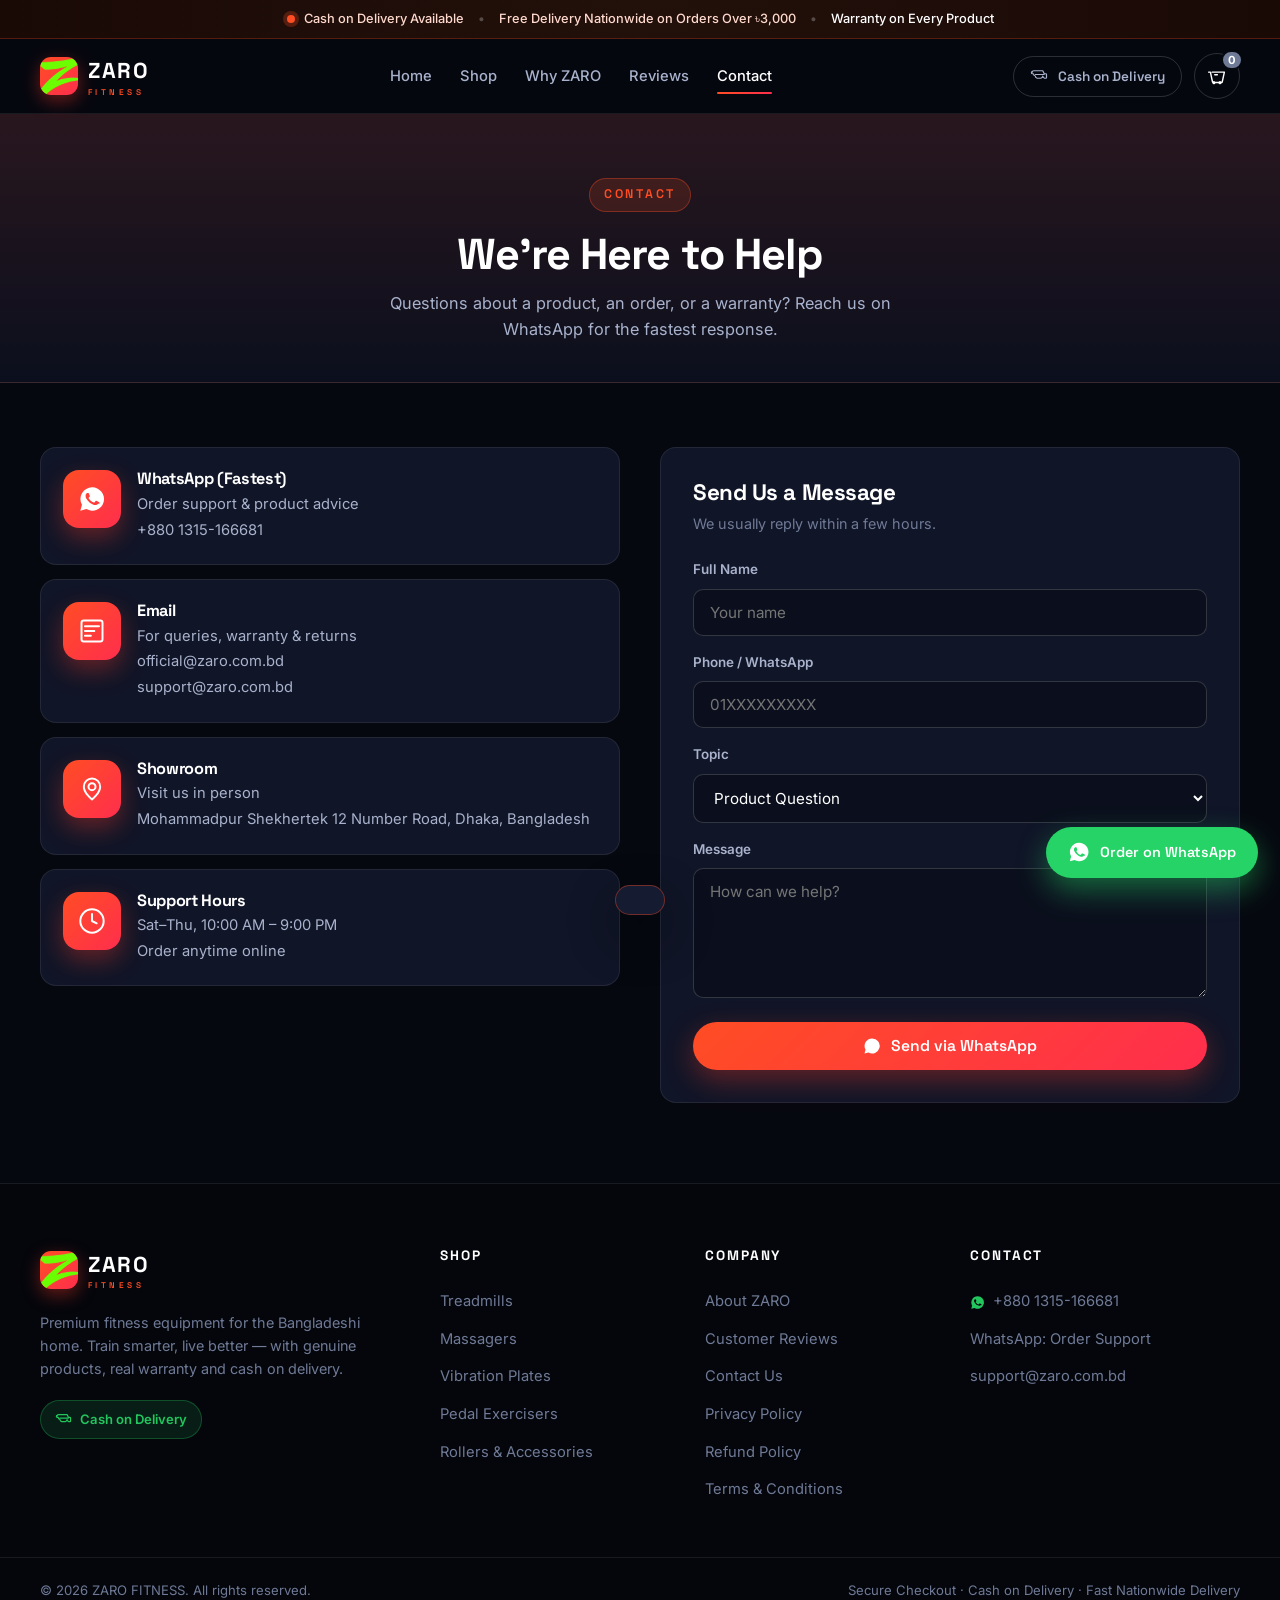
<file: contact.html>
<!DOCTYPE html>
<html lang="en">
<head>
  <meta charset="UTF-8" />
  <meta name="viewport" content="width=device-width, initial-scale=1.0" />
  <link rel="icon" type="image/webp" href="images/logo-100.webp" />
  <title>Contact Us — ZARO FITNESS</title>
  <meta name="description" content="Contact ZARO Fitness — WhatsApp order support, phone, email and address. Mohammadpur Shekhertek 12 Number Road, Dhaka, Bangladesh." />
  <link rel="preconnect" href="https://fonts.googleapis.com" />
  <link rel="preconnect" href="https://fonts.gstatic.com" crossorigin />
  <link href="https://fonts.googleapis.com/css2?family=Inter:wght@400;500;600;700&family=Space+Grotesk:wght@500;600;700&display=swap" rel="stylesheet" />
  <link rel="stylesheet" href="css/styles.css" />
</head>
<body>

  <div class="announce-bar">
    <div class="container">
      <span><span class="dot"></span> Cash on Delivery Available</span>
      <span class="announce-sep">•</span>
      <span>Free Delivery Nationwide on Orders Over ৳3,000</span>
      <span class="announce-sep">•</span>
      <span class="announce-cta">Warranty on Every Product</span>
    </div>
  </div>

  <header class="site-header" id="siteHeader">
    <div class="container header-inner">
      <a href="index.html" class="logo" aria-label="ZARO home">
        <span <span class="logo-mark" aria-hidden="true"><img src="images/logo.webp" alt="ZARO logo" class="logo-img" /></span>
        <span class="logo-text">ZARO<span>FITNESS</span></span>
      </a>

      <nav class="main-nav" id="mainNav" aria-label="Primary">
        <a href="index.html">Home</a>
        <a href="shop.html">Shop</a>
        <a href="about.html">Why ZARO</a>
        <a href="reviews.html">Reviews</a>
        <a href="contact.html" class="active">Contact</a>
      </nav>

      <div class="header-actions">
        <a href="shop.html" class="btn btn-ghost btn-cod">
          <svg viewBox="0 0 24 24" fill="none"><path d="M3 7a2 2 0 0 1 2-2h12l2 4h2a1 1 0 0 1 1 1v4a1 1 0 0 1-1 1h-1.5A3.5 3.5 0 0 1 17 12a3.5 3.5 0 0 1-2.5 3H9.5A3.5 3.5 0 0 1 7 12a3.5 3.5 0 0 1-2.5-3H3a1 1 0 0 1-1-1V7a1 1 0 0 1 1-1Zm3.5 3h13" stroke="currentColor" stroke-width="1.6" stroke-linejoin="round"/></svg>
          Cash on Delivery
        </a>
        <button class="cart-btn" id="cartBtn" aria-label="Open cart">
          <svg viewBox="0 0 24 24" fill="none"><path d="M3 7h2l2.4 11a1 1 0 0 0 1 .8h9.2a1 1 0 0 0 1-.8L21 7H7m2 11a1 1 0 1 0 0 2 1 1 0 0 0 0-2Zm7 0a1 1 0 1 0 0 2 1 1 0 0 0 0-2ZM10 10h3" stroke="currentColor" stroke-width="1.6" stroke-linecap="round" stroke-linejoin="round"/></svg>
          <span class="cart-count" id="cartCount">0</span>
        </button>
        <button class="menu-btn" id="menuBtn" aria-label="Open menu" aria-expanded="false">
          <span></span><span></span><span></span>
        </button>
      </div>
    </div>
  </header>

  <div class="mobile-menu" id="mobileMenu">
    <a href="index.html">Home</a>
    <a href="shop.html">Shop</a>
    <a href="about.html">Why ZARO</a>
    <a href="reviews.html">Reviews</a>
    <a href="contact.html">Contact</a>
  </div>
  <div class="mobile-menu-backdrop" id="menuBackdrop"></div>

  <main>
    <section class="page-hero">
      <div class="container">
        <span class="eyebrow">Contact</span>
        <h1>We're Here to Help</h1>
        <p>Questions about a product, an order, or a warranty? Reach us on WhatsApp for the fastest response.</p>
      </div>
    </section>

    <section class="contact-grid container" id="contactGrid">
      <div class="contact-info">
        <div class="contact-card reveal">
          <div class="why-icon">
            <svg viewBox="0 0 24 24" fill="currentColor"><path d="M12 2a10 10 0 0 0-8.6 15L2 22l5.2-1.4A10 10 0 1 0 12 2Zm5.3 13.9c-.2.6-1.2 1.2-1.7 1.3-.5 0-1 .2-3.3-.7-2.8-1.1-4.6-4-4.7-4.2-.1-.2-1.1-1.5-1.1-2.9s.7-2 1-2.3c.2-.3.5-.3.7-.3h.5c.2 0 .4 0 .6.4l.8 2c.1.2.1.4 0 .6l-.4.5-.4.5c-.1.1-.3.3-.1.6.2.3.8 1.3 1.7 2.1 1.2 1.1 2.2 1.4 2.5 1.5.3.1.5.1.7-.1l1-1.2c.2-.3.4-.2.7-.1l2 .9c.3.2.5.3.6.4 0 .1 0 .7-.2 1.5Z"/></svg>
          </div>
          <div>
            <h3>WhatsApp (Fastest)</h3>
            <p>Order support &amp; product advice</p>
            <a href="https://wa.me/8801315166681?text=Hi%20ZARO%2C%20I%20have%20a%20question." target="_blank" rel="noopener">+880 1315-166681</a>
          </div>
        </div>

        <div class="contact-card reveal">
          <div class="why-icon">
            <svg viewBox="0 0 24 24" fill="none"><path d="M3 5a2 2 0 0 1 2-2h14a2 2 0 0 1 2 2v14a2 2 0 0 1-2 2H5a2 2 0 0 1-2-2V5Zm3 3h12m-12 4h8m-8 4h5" stroke="currentColor" stroke-width="1.7" stroke-linecap="round" stroke-linejoin="round"/></svg>
          </div>
          <div>
            <h3>Email</h3>
            <p>For queries, warranty &amp; returns</p>
            <a href="mailto:official@zaro.com.bd">official@zaro.com.bd</a><br />
            <a href="mailto:support@zaro.com.bd">support@zaro.com.bd</a>
          </div>
        </div>

        <div class="contact-card reveal">
          <div class="why-icon">
            <svg viewBox="0 0 24 24" fill="none"><path d="M12 21s7-5.6 7-11a7 7 0 1 0-14 0c0 5.4 7 11 7 11Zm0-8a3 3 0 1 0 0-6 3 3 0 0 0 0 6Z" stroke="currentColor" stroke-width="1.7" stroke-linejoin="round"/></svg>
          </div>
          <div>
            <h3>Showroom</h3>
            <p>Visit us in person</p>
            <a href="https://maps.google.com/?q=Mohammadpur+Shekhertek+12+Number+Road+Dhaka" target="_blank" rel="noopener">Mohammadpur Shekhertek 12 Number Road, Dhaka, Bangladesh</a>
          </div>
        </div>

        <div class="contact-card reveal">
          <div class="why-icon">
            <svg viewBox="0 0 24 24" fill="none"><path d="M12 6v6l4 2m6-2a10 10 0 1 1-20 0 10 10 0 0 1 20 0Z" stroke="currentColor" stroke-width="1.7" stroke-linecap="round" stroke-linejoin="round"/></svg>
          </div>
          <div>
            <h3>Support Hours</h3>
            <p>Sat–Thu, 10:00 AM – 9:00 PM</p>
            <a href="shop.html">Order anytime online</a>
          </div>
        </div>
      </div>

      <div class="contact-form reveal">
        <h2>Send Us a Message</h2>
        <p>We usually reply within a few hours.</p>
        <form id="contactForm" onsubmit="return false;">
          <div class="form-group">
            <label for="cfName">Full Name</label>
            <input type="text" id="cfName" name="name" placeholder="Your name" required />
          </div>
          <div class="form-group">
            <label for="cfPhone">Phone / WhatsApp</label>
            <input type="tel" id="cfPhone" name="phone" placeholder="01XXXXXXXXX" required />
          </div>
          <div class="form-group">
            <label for="cfTopic">Topic</label>
            <select id="cfTopic" name="topic">
              <option>Product Question</option>
              <option>Order Status</option>
              <option>Warranty / Return</option>
              <option>Bulk / Wholesale</option>
              <option>Other</option>
            </select>
          </div>
          <div class="form-group">
            <label for="cfMsg">Message</label>
            <textarea id="cfMsg" name="message" placeholder="How can we help?" required></textarea>
          </div>
          <button type="submit" class="btn btn-primary btn-block" id="cfSubmit">
            <svg viewBox="0 0 24 24" fill="currentColor"><path d="M12 2a10 10 0 0 0-8.6 15L2 22l5.2-1.4A10 10 0 1 0 12 2Z"/></svg>
            Send via WhatsApp
          </button>
        </form>
      </div>
    </section>
  </main>

  <footer class="site-footer" id="contact">
    <div class="container footer-grid">
      <div class="footer-brand">
        <a href="index.html" class="logo logo-footer">
          <span <span class="logo-mark" aria-hidden="true"><img src="images/logo.webp" alt="ZARO logo" class="logo-img" /></span>
          <span class="logo-text">ZARO<span>FITNESS</span></span>
        </a>
        <p>Premium fitness equipment for the Bangladeshi home. Train smarter, live better — with genuine products, real warranty and cash on delivery.</p>
        <span class="cod-chip">
          <svg viewBox="0 0 24 24" fill="none"><path d="M3 7a2 2 0 0 1 2-2h12l2 4h2a1 1 0 0 1 1 1v4a1 1 0 0 1-1 1h-1.5A3.5 3.5 0 0 1 17 12a3.5 3.5 0 0 1-2.5 3H9.5A3.5 3.5 0 0 1 7 12a3.5 3.5 0 0 1-2.5-3H3a1 1 0 0 1-1-1V7a1 1 0 0 1 1-1Zm3.5 3h13" stroke="currentColor" stroke-width="1.7" stroke-linejoin="round"/></svg>
          Cash on Delivery
        </span>
      </div>

      <div class="footer-col">
        <h4>Shop</h4>
        <a href="shop.html?cat=Treadmills">Treadmills</a>
        <a href="shop.html?cat=Massagers">Massagers</a>
        <a href="shop.html?cat=Vibration Plates">Vibration Plates</a>
        <a href="shop.html?cat=Pedal Exercisers">Pedal Exercisers</a>
        <a href="shop.html?cat=Rollers &amp; Accessories">Rollers &amp; Accessories</a>
      </div>

      <div class="footer-col">
        <h4>Company</h4>
        <a href="about.html">About ZARO</a>
        <a href="reviews.html">Customer Reviews</a>
        <a href="contact.html">Contact Us</a>
        <a href="privacy-policy.html">Privacy Policy</a>
        <a href="refund-policy.html">Refund Policy</a>
        <a href="terms-conditions.html">Terms &amp; Conditions</a>
      </div>

      <div class="footer-col">
        <h4>Contact</h4>
        <a href="https://wa.me/8801315166681" target="_blank" rel="noopener">
          <svg viewBox="0 0 24 24" fill="currentColor"><path d="M12 2a10 10 0 0 0-8.6 15L2 22l5.2-1.4A10 10 0 1 0 12 2Zm5.3 13.9c-.2.6-1.2 1.2-1.7 1.3-.5 0-1 .2-3.3-.7-2.8-1.1-4.6-4-4.7-4.2-.1-.2-1.1-1.5-1.1-2.9s.7-2 1-2.3c.2-.3.5-.3.7-.3h.5c.2 0 .4 0 .6.4l.8 2c.1.2.1.4 0 .6l-.4.5-.4.5c-.1.1-.3.3-.1.6.2.3.8 1.3 1.7 2.1 1.2 1.1 2.2 1.4 2.5 1.5.3.1.5.1.7-.1l1-1.2c.2-.3.4-.2.7-.1l2 .9c.3.2.5.3.6.4 0 .1 0 .7-.2 1.5Z"/></svg>
          +880 1315-166681
        </a>
        <a href="https://wa.me/8801315166681" target="_blank" rel="noopener">WhatsApp: Order Support</a>
        <a href="mailto:support@zaro.com.bd">support@zaro.com.bd</a>
      </div>
    </div>
    <div class="footer-bottom">
      <div class="container">
        <span>© 2026 ZARO FITNESS. All rights reserved.</span>
        <span class="footer-pay">Secure Checkout · Cash on Delivery · Fast Nationwide Delivery</span>
      </div>
    </div>
  </footer>

  <a class="whatsapp-float" href="https://wa.me/8801315166681?text=Hi%20ZARO%2C%20I%20want%20to%20order%20a%20fitness%20product." target="_blank" rel="noopener" aria-label="Order on WhatsApp">
    <svg viewBox="0 0 24 24" fill="currentColor"><path d="M12 2a10 10 0 0 0-8.6 15L2 22l5.2-1.4A10 10 0 1 0 12 2Zm5.3 13.9c-.2.6-1.2 1.2-1.7 1.3-.5 0-1 .2-3.3-.7-2.8-1.1-4.6-4-4.7-4.2-.1-.2-1.1-1.5-1.1-2.9s.7-2 1-2.3c.2-.3.5-.3.7-.3h.5c.2 0 .4 0 .6.4l.8 2c.1.2.1.4 0 .6l-.4.5-.4.5c-.1.1-.3.3-.1.6.2.3.8 1.3 1.7 2.1 1.2 1.1 2.2 1.4 2.5 1.5.3.1.5.1.7-.1l1-1.2c.2-.3.4-.2.7-.1l2 .9c.3.2.5.3.6.4 0 .1 0 .7-.2 1.5Z"/></svg>
    <span>Order on WhatsApp</span>
  </a>

  <div class="cart-overlay" id="cartOverlay"></div>
  <aside class="cart-drawer" id="cartDrawer" aria-label="Shopping cart">
    <div class="cart-head">
      <h3>Your Cart</h3>
      <button id="cartClose" aria-label="Close cart">
        <svg viewBox="0 0 24 24" fill="none"><path d="M6 6l12 12M18 6 6 18" stroke="currentColor" stroke-width="2" stroke-linecap="round"/></svg>
      </button>
    </div>
    <div class="cart-items" id="cartItems">
      <div class="cart-empty">
        <svg viewBox="0 0 24 24" fill="none"><path d="M3 7h2l2.4 11a1 1 0 0 0 1 .8h9.2a1 1 0 0 0 1-.8L21 7H7" stroke="currentColor" stroke-width="1.6" stroke-linecap="round" stroke-linejoin="round"/></svg>
        <p>Your cart is empty.<br />Add some gear to get started!</p>
      </div>
    </div>
    <div class="cart-foot">
      <div class="pay-block">
        <span class="pay-label">Payment Method</span>
        <div class="pay-options" id="payOptions">
          <label class="pay-option active">
            <input type="radio" name="pay" value="cod" checked />
            <span class="pay-check">
              <svg viewBox="0 0 24 24" fill="none"><path d="M5 12.5 9.5 17 19 7" stroke="currentColor" stroke-width="2.4" stroke-linecap="round" stroke-linejoin="round"/></svg>
            </span>
            <span class="pay-text">Cash on Delivery</span>
            <span class="pay-tag">Popular</span>
          </label>
          <label class="pay-option">
            <input type="radio" name="pay" value="bkash" />
            <span class="pay-check">
              <svg viewBox="0 0 24 24" fill="none"><path d="M5 12.5 9.5 17 19 7" stroke="currentColor" stroke-width="2.4" stroke-linecap="round" stroke-linejoin="round"/></svg>
            </span>
            <span class="pay-text">bKash</span>
          </label>
          <label class="pay-option">
            <input type="radio" name="pay" value="nagad" />
            <span class="pay-check">
              <svg viewBox="0 0 24 24" fill="none"><path d="M5 12.5 9.5 17 19 7" stroke="currentColor" stroke-width="2.4" stroke-linecap="round" stroke-linejoin="round"/></svg>
            </span>
            <span class="pay-text">Nagad</span>
          </label>
        </div>
      </div>
      <div class="cart-total">
        <span>Subtotal</span>
        <strong id="cartSubtotal">৳0</strong>
      </div>
      <a class="btn btn-primary btn-block" id="waCheckout" href="#" target="_blank" rel="noopener">
        <svg viewBox="0 0 24 24" fill="currentColor"><path d="M12 2a10 10 0 0 0-8.6 15L2 22l5.2-1.4A10 10 0 1 0 12 2Z"/></svg>
        Order via WhatsApp
      </a>
      <p class="cart-note">Pay on delivery. Free shipping on orders over ৳3,000.</p>
    </div>
  </aside>

  <div class="toast" id="toast" role="status" aria-live="polite"></div>

  <script src="js/app.js"></script>
</body>
</html>
</file>
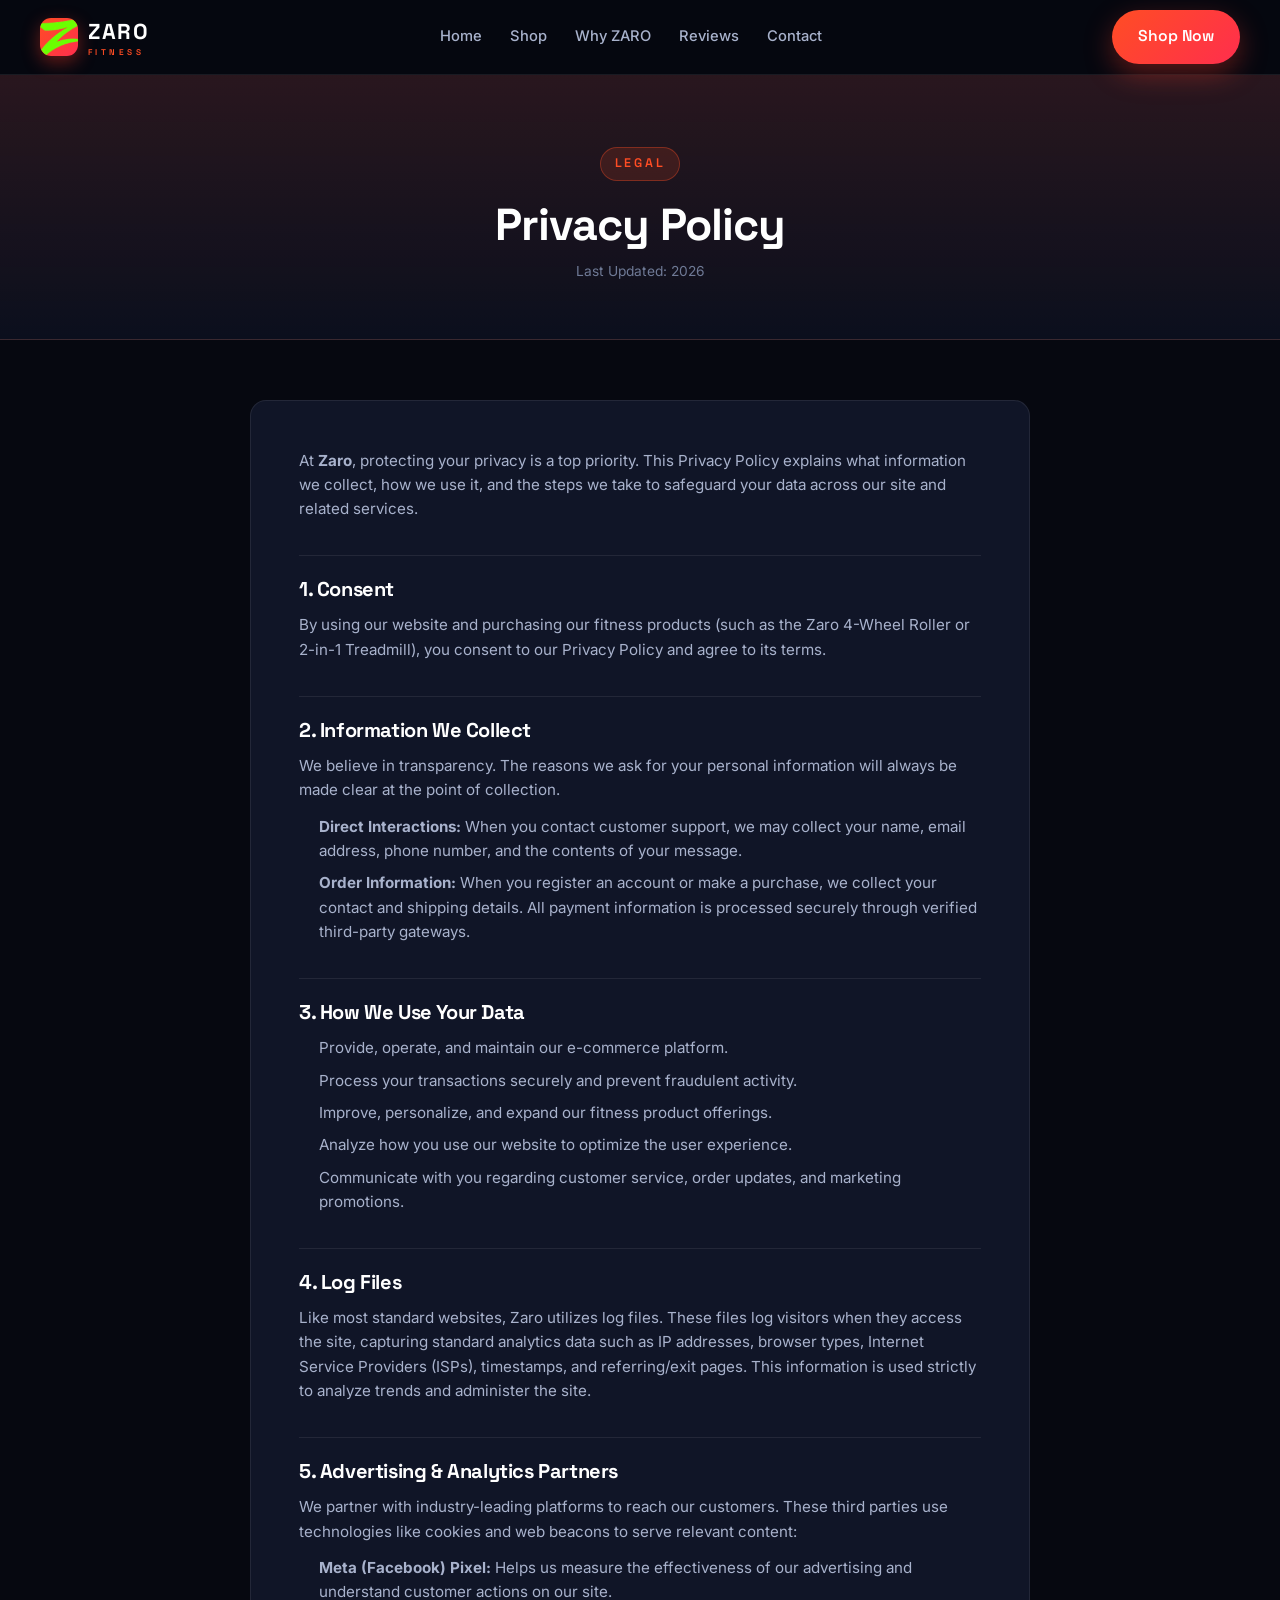
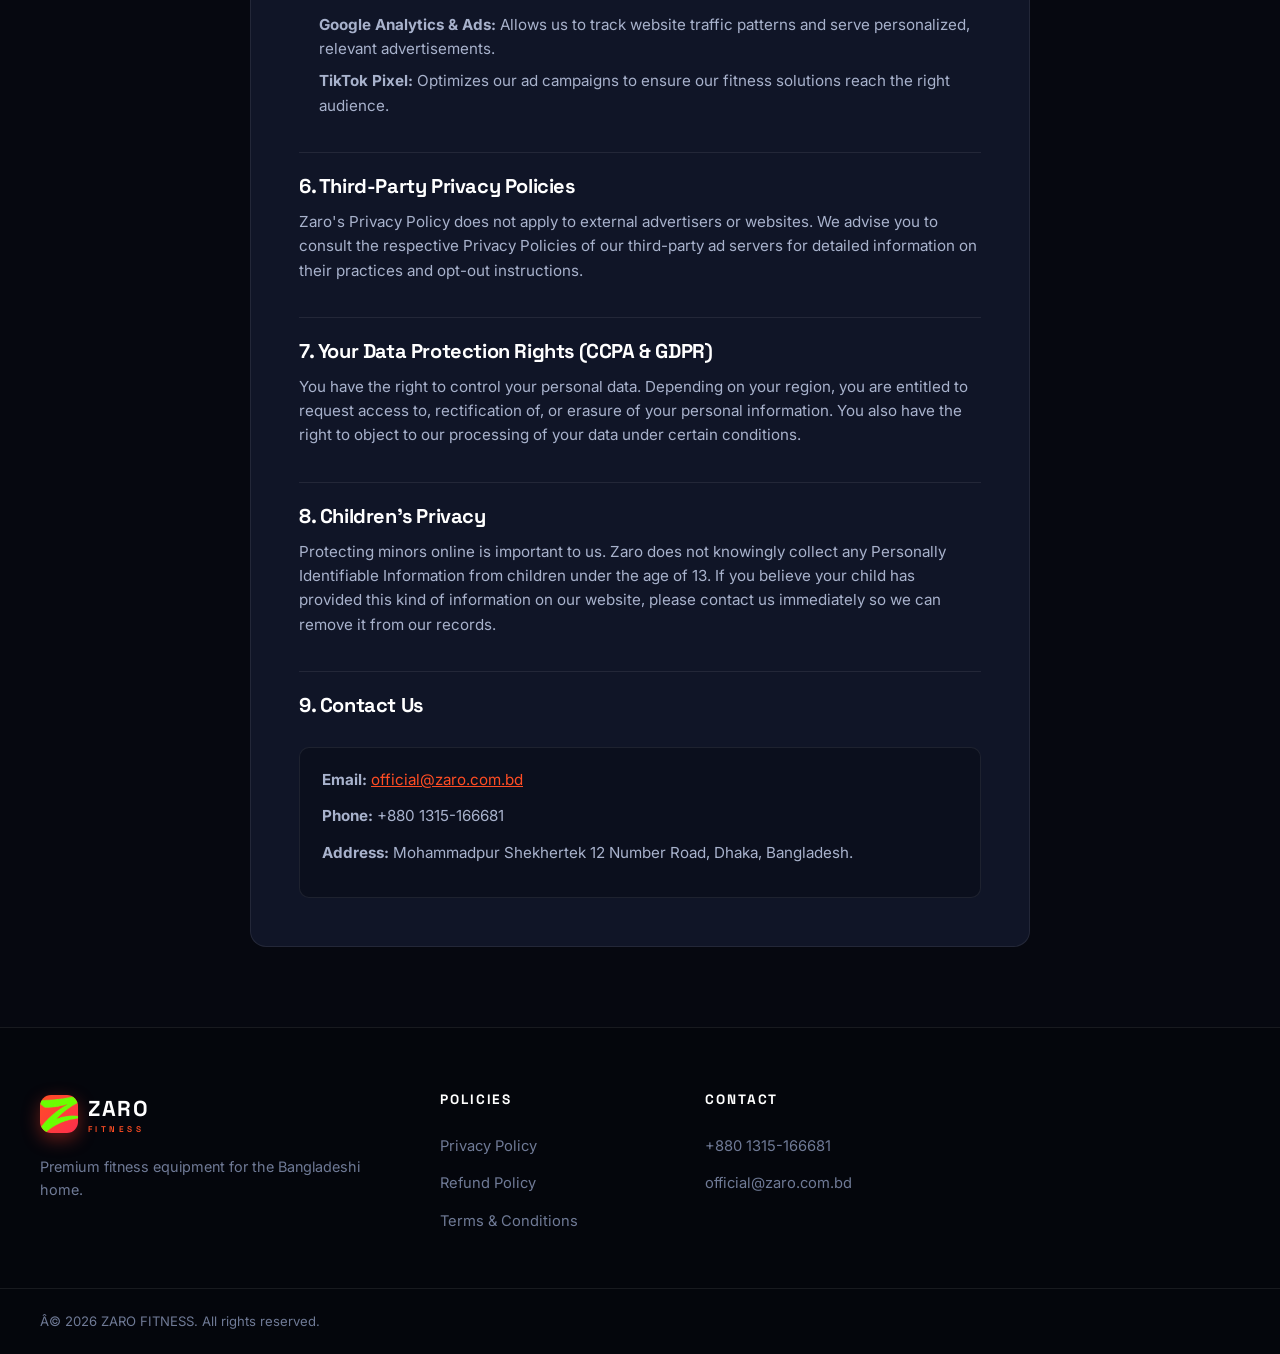
<file: privacy-policy.html>
﻿<!DOCTYPE html>
<html lang="en">
<head>
  <meta charset="UTF-8" />
  <meta name="viewport" content="width=device-width, initial-scale=1.0" />
  <link rel="icon" type="image/webp" href="images/logo-100.webp" />
  <title>Privacy Policy â€” ZARO FITNESS</title>
  <meta name="description" content="ZARO Privacy Policy â€” how we collect, use, and protect your personal information." />
  <link rel="preconnect" href="https://fonts.googleapis.com" />
  <link rel="preconnect" href="https://fonts.gstatic.com" crossorigin />
  <link href="https://fonts.googleapis.com/css2?family=Inter:wght@400;500;600;700&family=Space+Grotesk:wght@500;600;700&display=swap" rel="stylesheet" />
  <link rel="stylesheet" href="css/styles.css" />
</head>
<body>

  <header class="site-header">
    <div class="container header-inner">
      <a href="index.html" class="logo" aria-label="ZARO home">
        <span <span class="logo-mark" aria-hidden="true"><img src="images/logo.webp" alt="ZARO logo" class="logo-img" /></span>
        <span class="logo-text">ZARO<span>FITNESS</span></span>
      </a>
      <nav class="main-nav" aria-label="Primary">
        <a href="index.html">Home</a>
        <a href="shop.html">Shop</a>
        <a href="about.html">Why ZARO</a>
        <a href="reviews.html">Reviews</a>
        <a href="contact.html">Contact</a>
      </nav>
      <div class="header-actions">
        <a href="shop.html" class="btn btn-primary">Shop Now</a>
      </div>
    </div>
  </header>

  <main>
    <section class="legal-hero">
      <div class="container">
        <span class="eyebrow">Legal</span>
        <h1>Privacy Policy</h1>
        <p class="updated">Last Updated: 2026</p>
      </div>
    </section>

    <section class="legal-body">
      <div class="legal-content">
        <p>At <strong>Zaro</strong>, protecting your privacy is a top priority. This Privacy Policy explains what information we collect, how we use it, and the steps we take to safeguard your data across our site and related services.</p>

        <h2>1. Consent</h2>
        <p>By using our website and purchasing our fitness products (such as the Zaro 4-Wheel Roller or 2-in-1 Treadmill), you consent to our Privacy Policy and agree to its terms.</p>

        <h2>2. Information We Collect</h2>
        <p>We believe in transparency. The reasons we ask for your personal information will always be made clear at the point of collection.</p>
        <ul>
          <li><strong>Direct Interactions:</strong> When you contact customer support, we may collect your name, email address, phone number, and the contents of your message.</li>
          <li><strong>Order Information:</strong> When you register an account or make a purchase, we collect your contact and shipping details. All payment information is processed securely through verified third-party gateways.</li>
        </ul>

        <h2>3. How We Use Your Data</h2>
        <ul>
          <li>Provide, operate, and maintain our e-commerce platform.</li>
          <li>Process your transactions securely and prevent fraudulent activity.</li>
          <li>Improve, personalize, and expand our fitness product offerings.</li>
          <li>Analyze how you use our website to optimize the user experience.</li>
          <li>Communicate with you regarding customer service, order updates, and marketing promotions.</li>
        </ul>

        <h2>4. Log Files</h2>
        <p>Like most standard websites, Zaro utilizes log files. These files log visitors when they access the site, capturing standard analytics data such as IP addresses, browser types, Internet Service Providers (ISPs), timestamps, and referring/exit pages. This information is used strictly to analyze trends and administer the site.</p>

        <h2>5. Advertising &amp; Analytics Partners</h2>
        <p>We partner with industry-leading platforms to reach our customers. These third parties use technologies like cookies and web beacons to serve relevant content:</p>
        <ul>
          <li><strong>Meta (Facebook) Pixel:</strong> Helps us measure the effectiveness of our advertising and understand customer actions on our site.</li>
          <li><strong>Google Analytics &amp; Ads:</strong> Allows us to track website traffic patterns and serve personalized, relevant advertisements.</li>
          <li><strong>TikTok Pixel:</strong> Optimizes our ad campaigns to ensure our fitness solutions reach the right audience.</li>
        </ul>

        <h2>6. Third-Party Privacy Policies</h2>
        <p>Zaro's Privacy Policy does not apply to external advertisers or websites. We advise you to consult the respective Privacy Policies of our third-party ad servers for detailed information on their practices and opt-out instructions.</p>

        <h2>7. Your Data Protection Rights (CCPA &amp; GDPR)</h2>
        <p>You have the right to control your personal data. Depending on your region, you are entitled to request access to, rectification of, or erasure of your personal information. You also have the right to object to our processing of your data under certain conditions.</p>

        <h2>8. Children's Privacy</h2>
        <p>Protecting minors online is important to us. Zaro does not knowingly collect any Personally Identifiable Information from children under the age of 13. If you believe your child has provided this kind of information on our website, please contact us immediately so we can remove it from our records.</p>

        <h2>9. Contact Us</h2>
        <div class="contact-box">
          <p><strong>Email:</strong> <a href="mailto:official@zaro.com.bd">official@zaro.com.bd</a></p>
          <p><strong>Phone:</strong> +880 1315-166681</p>
          <p><strong>Address:</strong> Mohammadpur Shekhertek 12 Number Road, Dhaka, Bangladesh.</p>
        </div>
      </div>
    </section>
  </main>

  <footer class="site-footer">
    <div class="container footer-grid">
      <div class="footer-brand">
        <a href="index.html" class="logo logo-footer">
          <span <span class="logo-mark" aria-hidden="true"><img src="images/logo.webp" alt="ZARO logo" class="logo-img" /></span>
          <span class="logo-text">ZARO<span>FITNESS</span></span>
        </a>
        <p>Premium fitness equipment for the Bangladeshi home.</p>
      </div>
      <div class="footer-col">
        <h4>Policies</h4>
        <a href="privacy-policy.html">Privacy Policy</a>
        <a href="refund-policy.html">Refund Policy</a>
        <a href="terms-conditions.html">Terms &amp; Conditions</a>
      </div>
      <div class="footer-col">
        <h4>Contact</h4>
        <a href="https://wa.me/8801315166681" target="_blank" rel="noopener">+880 1315-166681</a>
        <a href="mailto:official@zaro.com.bd">official@zaro.com.bd</a>
      </div>
    </div>
    <div class="footer-bottom">
      <div class="container">
        <span>Â© 2026 ZARO FITNESS. All rights reserved.</span>
      </div>
    </div>
  </footer>

</body>
</html>
</file>
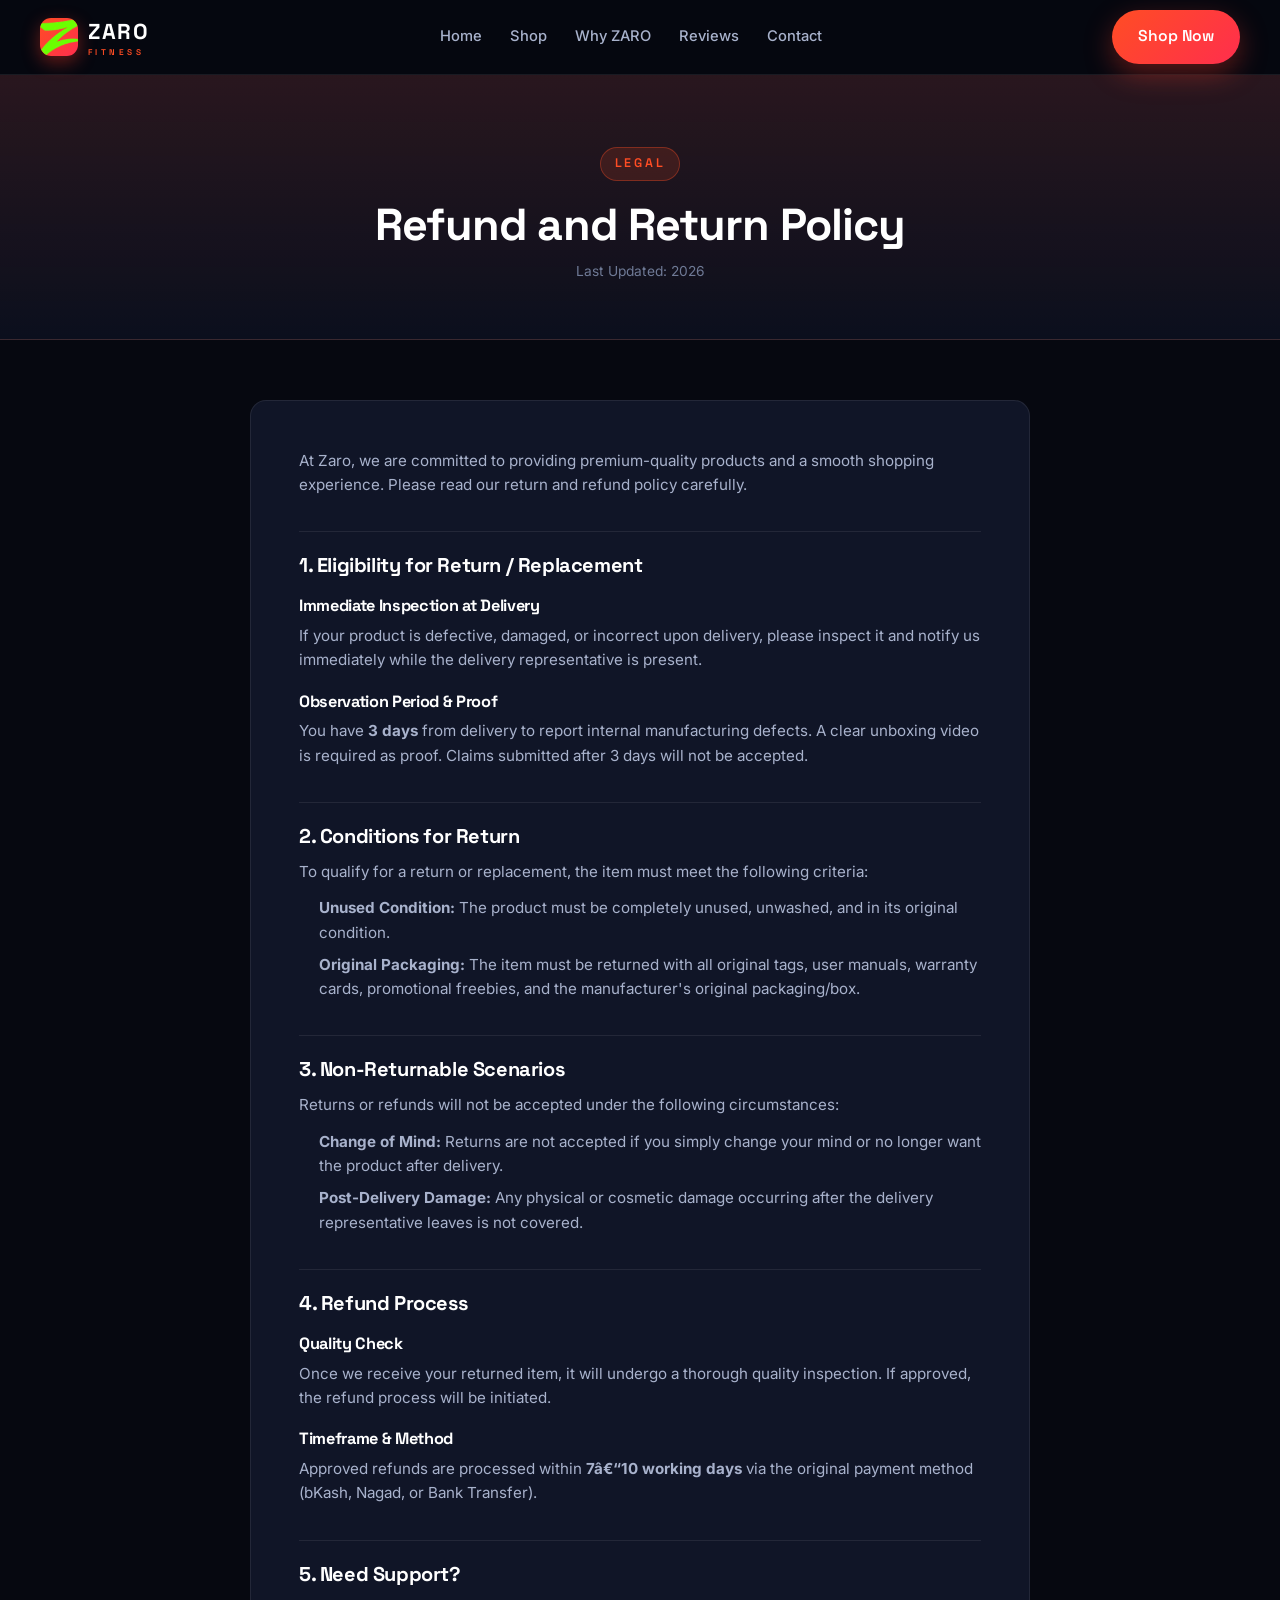
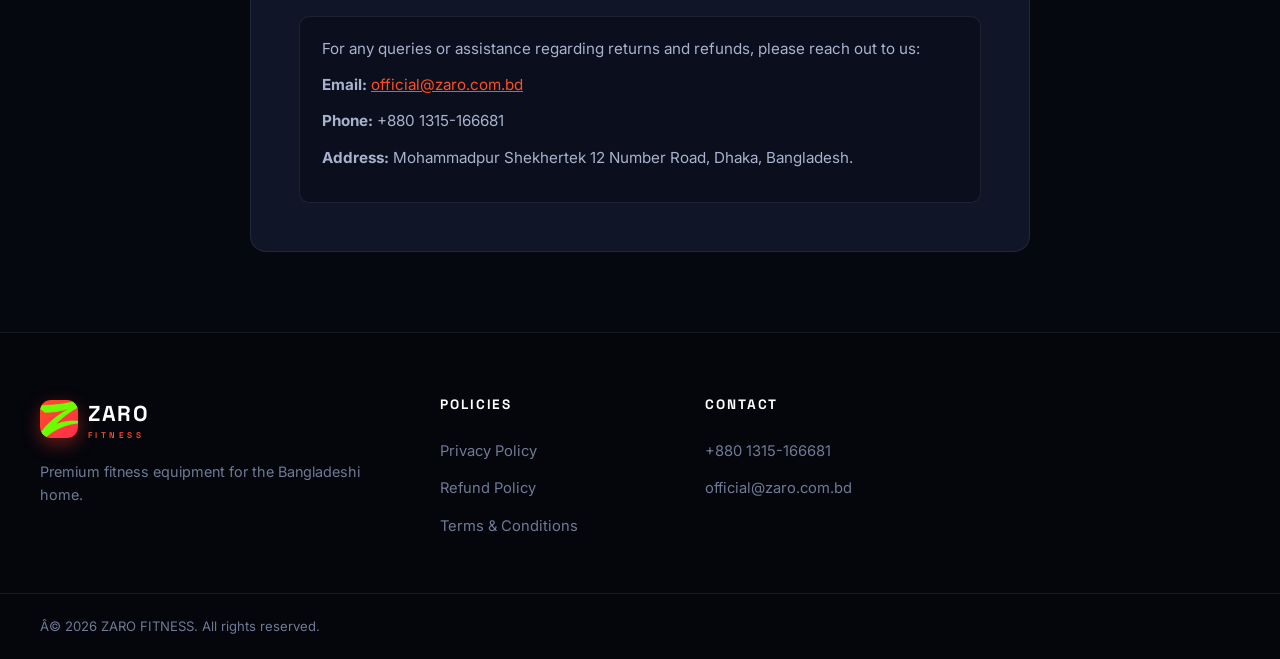
<file: refund-policy.html>
﻿<!DOCTYPE html>
<html lang="en">
<head>
  <meta charset="UTF-8" />
  <meta name="viewport" content="width=device-width, initial-scale=1.0" />
  <link rel="icon" type="image/webp" href="images/logo-100.webp" />
  <title>Refund and Return Policy â€” ZARO FITNESS</title>
  <meta name="description" content="ZARO Refund and Return Policy â€” conditions for returns, replacements, and refunds." />
  <link rel="preconnect" href="https://fonts.googleapis.com" />
  <link rel="preconnect" href="https://fonts.gstatic.com" crossorigin />
  <link href="https://fonts.googleapis.com/css2?family=Inter:wght@400;500;600;700&family=Space+Grotesk:wght@500;600;700&display=swap" rel="stylesheet" />
  <link rel="stylesheet" href="css/styles.css" />
</head>
<body>

  <header class="site-header">
    <div class="container header-inner">
      <a href="index.html" class="logo" aria-label="ZARO home">
        <span <span class="logo-mark" aria-hidden="true"><img src="images/logo.webp" alt="ZARO logo" class="logo-img" /></span>
        <span class="logo-text">ZARO<span>FITNESS</span></span>
      </a>
      <nav class="main-nav" aria-label="Primary">
        <a href="index.html">Home</a>
        <a href="shop.html">Shop</a>
        <a href="about.html">Why ZARO</a>
        <a href="reviews.html">Reviews</a>
        <a href="contact.html">Contact</a>
      </nav>
      <div class="header-actions">
        <a href="shop.html" class="btn btn-primary">Shop Now</a>
      </div>
    </div>
  </header>

  <main>
    <section class="legal-hero">
      <div class="container">
        <span class="eyebrow">Legal</span>
        <h1>Refund and Return Policy</h1>
        <p class="updated">Last Updated: 2026</p>
      </div>
    </section>

    <section class="legal-body">
      <div class="legal-content">
        <p>At Zaro, we are committed to providing premium-quality products and a smooth shopping experience. Please read our return and refund policy carefully.</p>

        <h2>1. Eligibility for Return / Replacement</h2>
        <h3>Immediate Inspection at Delivery</h3>
        <p>If your product is defective, damaged, or incorrect upon delivery, please inspect it and notify us immediately while the delivery representative is present.</p>
        <h3>Observation Period &amp; Proof</h3>
        <p>You have <strong>3 days</strong> from delivery to report internal manufacturing defects. A clear unboxing video is required as proof. Claims submitted after 3 days will not be accepted.</p>

        <h2>2. Conditions for Return</h2>
        <p>To qualify for a return or replacement, the item must meet the following criteria:</p>
        <ul>
          <li><strong>Unused Condition:</strong> The product must be completely unused, unwashed, and in its original condition.</li>
          <li><strong>Original Packaging:</strong> The item must be returned with all original tags, user manuals, warranty cards, promotional freebies, and the manufacturer's original packaging/box.</li>
        </ul>

        <h2>3. Non-Returnable Scenarios</h2>
        <p>Returns or refunds will not be accepted under the following circumstances:</p>
        <ul>
          <li><strong>Change of Mind:</strong> Returns are not accepted if you simply change your mind or no longer want the product after delivery.</li>
          <li><strong>Post-Delivery Damage:</strong> Any physical or cosmetic damage occurring after the delivery representative leaves is not covered.</li>
        </ul>

        <h2>4. Refund Process</h2>
        <h3>Quality Check</h3>
        <p>Once we receive your returned item, it will undergo a thorough quality inspection. If approved, the refund process will be initiated.</p>
        <h3>Timeframe &amp; Method</h3>
        <p>Approved refunds are processed within <strong>7â€“10 working days</strong> via the original payment method (bKash, Nagad, or Bank Transfer).</p>

        <h2>5. Need Support?</h2>
        <div class="contact-box">
          <p>For any queries or assistance regarding returns and refunds, please reach out to us:</p>
          <p><strong>Email:</strong> <a href="mailto:official@zaro.com.bd">official@zaro.com.bd</a></p>
          <p><strong>Phone:</strong> +880 1315-166681</p>
          <p><strong>Address:</strong> Mohammadpur Shekhertek 12 Number Road, Dhaka, Bangladesh.</p>
        </div>
      </div>
    </section>
  </main>

  <footer class="site-footer">
    <div class="container footer-grid">
      <div class="footer-brand">
        <a href="index.html" class="logo logo-footer">
          <span <span class="logo-mark" aria-hidden="true"><img src="images/logo.webp" alt="ZARO logo" class="logo-img" /></span>
          <span class="logo-text">ZARO<span>FITNESS</span></span>
        </a>
        <p>Premium fitness equipment for the Bangladeshi home.</p>
      </div>
      <div class="footer-col">
        <h4>Policies</h4>
        <a href="privacy-policy.html">Privacy Policy</a>
        <a href="refund-policy.html">Refund Policy</a>
        <a href="terms-conditions.html">Terms &amp; Conditions</a>
      </div>
      <div class="footer-col">
        <h4>Contact</h4>
        <a href="https://wa.me/8801315166681" target="_blank" rel="noopener">+880 1315-166681</a>
        <a href="mailto:official@zaro.com.bd">official@zaro.com.bd</a>
      </div>
    </div>
    <div class="footer-bottom">
      <div class="container">
        <span>Â© 2026 ZARO FITNESS. All rights reserved.</span>
      </div>
    </div>
  </footer>

</body>
</html>
</file>
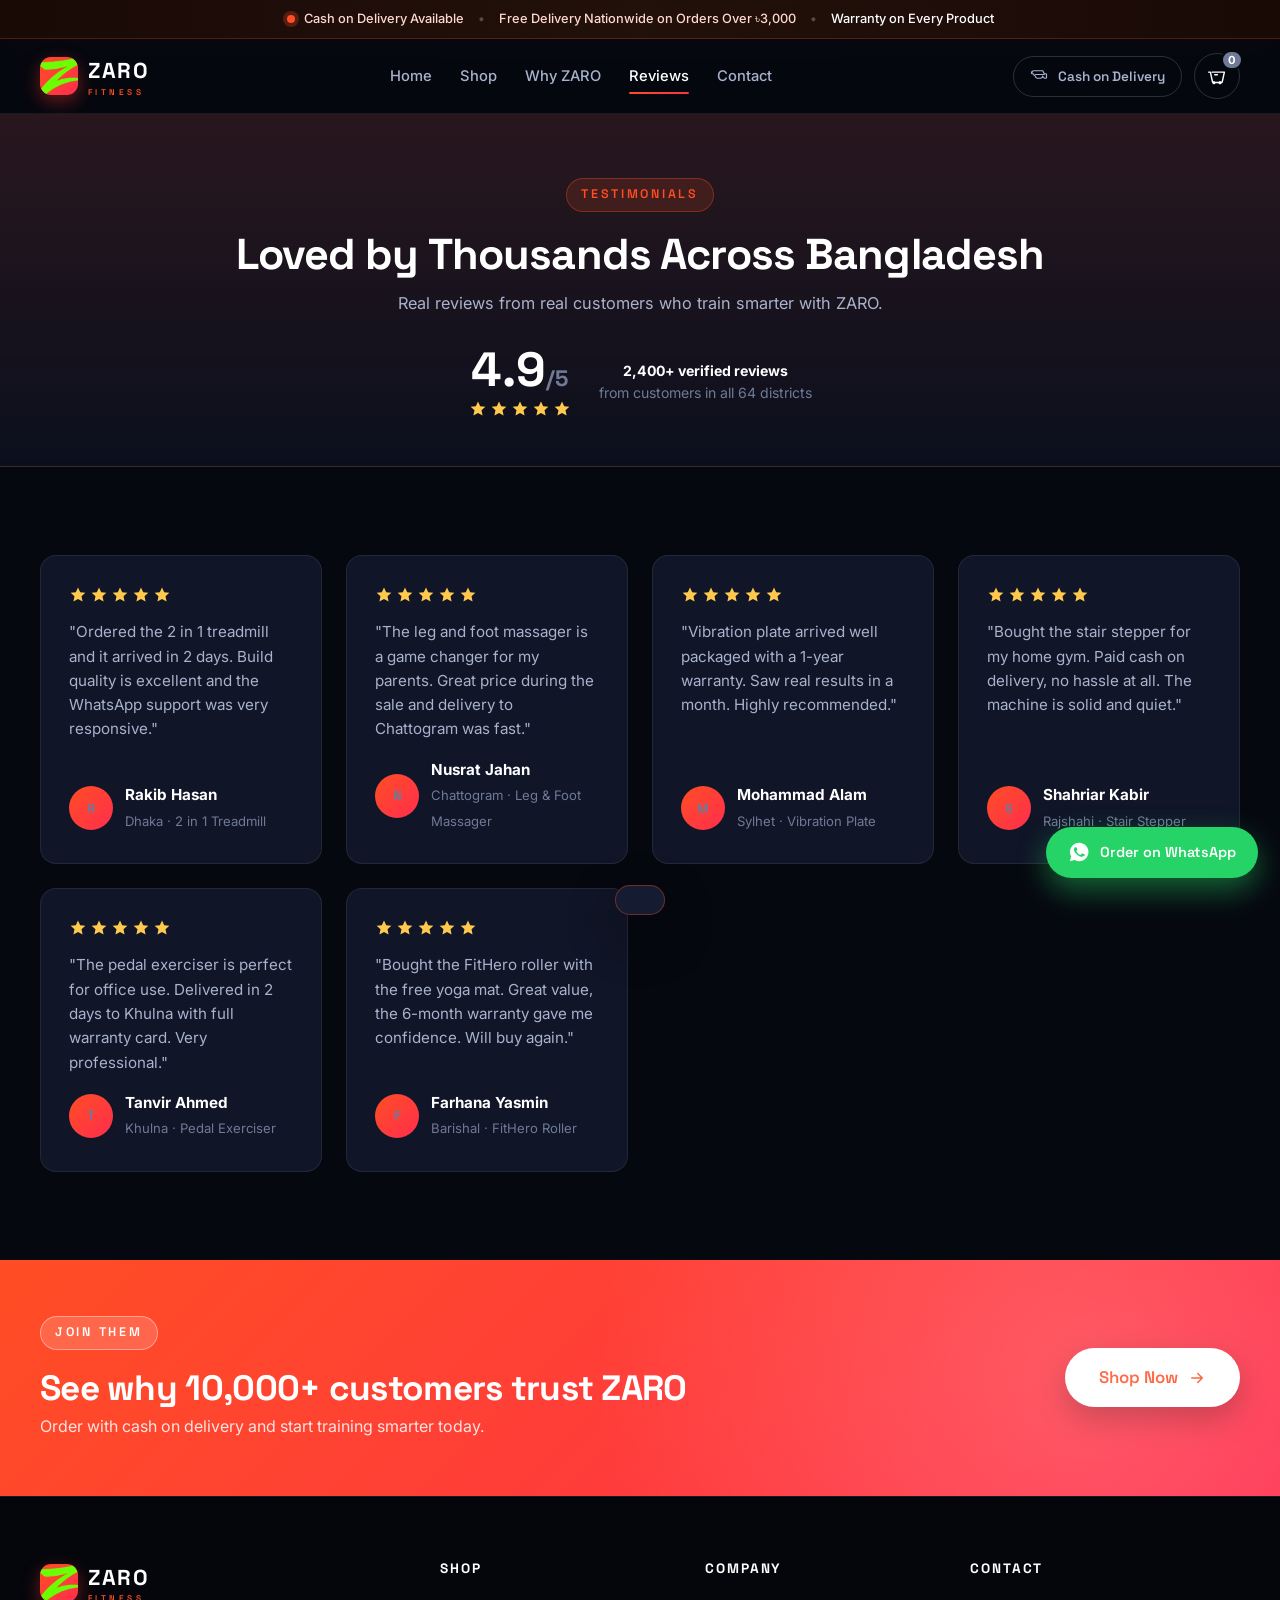
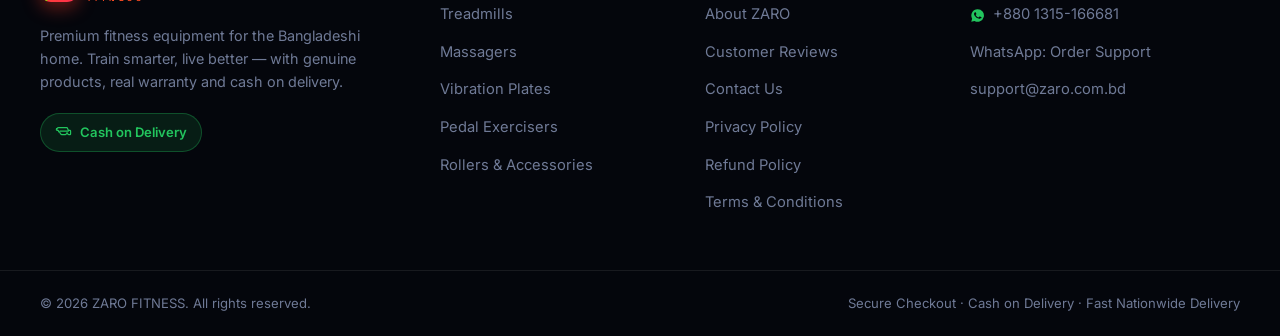
<file: reviews.html>
<!DOCTYPE html>
<html lang="en">
<head>
  <meta charset="UTF-8" />
  <meta name="viewport" content="width=device-width, initial-scale=1.0" />
  <link rel="icon" type="image/webp" href="images/logo-100.webp" />
  <title>Customer Reviews — ZARO FITNESS</title>
  <meta name="description" content="Read what customers across Bangladesh say about ZARO fitness equipment — treadmills, massagers, vibration plates and more." />
  <link rel="preconnect" href="https://fonts.googleapis.com" />
  <link rel="preconnect" href="https://fonts.gstatic.com" crossorigin />
  <link href="https://fonts.googleapis.com/css2?family=Inter:wght@400;500;600;700&family=Space+Grotesk:wght@500;600;700&display=swap" rel="stylesheet" />
  <link rel="stylesheet" href="css/styles.css" />
</head>
<body>

  <div class="announce-bar">
    <div class="container">
      <span><span class="dot"></span> Cash on Delivery Available</span>
      <span class="announce-sep">•</span>
      <span>Free Delivery Nationwide on Orders Over ৳3,000</span>
      <span class="announce-sep">•</span>
      <span class="announce-cta">Warranty on Every Product</span>
    </div>
  </div>

  <header class="site-header" id="siteHeader">
    <div class="container header-inner">
      <a href="index.html" class="logo" aria-label="ZARO home">
        <span <span class="logo-mark" aria-hidden="true"><img src="images/logo.webp" alt="ZARO logo" class="logo-img" /></span>
        <span class="logo-text">ZARO<span>FITNESS</span></span>
      </a>

      <nav class="main-nav" id="mainNav" aria-label="Primary">
        <a href="index.html">Home</a>
        <a href="shop.html">Shop</a>
        <a href="about.html">Why ZARO</a>
        <a href="reviews.html" class="active">Reviews</a>
        <a href="contact.html">Contact</a>
      </nav>

      <div class="header-actions">
        <a href="shop.html" class="btn btn-ghost btn-cod">
          <svg viewBox="0 0 24 24" fill="none"><path d="M3 7a2 2 0 0 1 2-2h12l2 4h2a1 1 0 0 1 1 1v4a1 1 0 0 1-1 1h-1.5A3.5 3.5 0 0 1 17 12a3.5 3.5 0 0 1-2.5 3H9.5A3.5 3.5 0 0 1 7 12a3.5 3.5 0 0 1-2.5-3H3a1 1 0 0 1-1-1V7a1 1 0 0 1 1-1Zm3.5 3h13" stroke="currentColor" stroke-width="1.6" stroke-linejoin="round"/></svg>
          Cash on Delivery
        </a>
        <button class="cart-btn" id="cartBtn" aria-label="Open cart">
          <svg viewBox="0 0 24 24" fill="none"><path d="M3 7h2l2.4 11a1 1 0 0 0 1 .8h9.2a1 1 0 0 0 1-.8L21 7H7m2 11a1 1 0 1 0 0 2 1 1 0 0 0 0-2Zm7 0a1 1 0 1 0 0 2 1 1 0 0 0 0-2ZM10 10h3" stroke="currentColor" stroke-width="1.6" stroke-linecap="round" stroke-linejoin="round"/></svg>
          <span class="cart-count" id="cartCount">0</span>
        </button>
        <button class="menu-btn" id="menuBtn" aria-label="Open menu" aria-expanded="false">
          <span></span><span></span><span></span>
        </button>
      </div>
    </div>
  </header>

  <div class="mobile-menu" id="mobileMenu">
    <a href="index.html">Home</a>
    <a href="shop.html">Shop</a>
    <a href="about.html">Why ZARO</a>
    <a href="reviews.html">Reviews</a>
    <a href="contact.html">Contact</a>
  </div>
  <div class="mobile-menu-backdrop" id="menuBackdrop"></div>

  <main>
    <section class="page-hero">
      <div class="container">
        <span class="eyebrow">Testimonials</span>
        <h1>Loved by Thousands Across Bangladesh</h1>
        <p>Real reviews from real customers who train smarter with ZARO.</p>
      </div>
      <div class="review-summary">
        <div class="review-score">
          <strong>4.9<span style="font-size:1.4rem;color:var(--text-faint)">/5</span></strong>
          <span class="stars" aria-label="4.9 out of 5">
            <svg viewBox="0 0 24 24" fill="currentColor"><path d="m12 2 2.9 6.3 6.9.7-5.1 4.7 1.4 6.8L12 17.2 5.9 20.5l1.4-6.8L2.2 9l6.9-.7L12 2Z"/></svg>
            <svg viewBox="0 0 24 24" fill="currentColor"><path d="m12 2 2.9 6.3 6.9.7-5.1 4.7 1.4 6.8L12 17.2 5.9 20.5l1.4-6.8L2.2 9l6.9-.7L12 2Z"/></svg>
            <svg viewBox="0 0 24 24" fill="currentColor"><path d="m12 2 2.9 6.3 6.9.7-5.1 4.7 1.4 6.8L12 17.2 5.9 20.5l1.4-6.8L2.2 9l6.9-.7L12 2Z"/></svg>
            <svg viewBox="0 0 24 24" fill="currentColor"><path d="m12 2 2.9 6.3 6.9.7-5.1 4.7 1.4 6.8L12 17.2 5.9 20.5l1.4-6.8L2.2 9l6.9-.7L12 2Z"/></svg>
            <svg viewBox="0 0 24 24" fill="currentColor"><path d="m12 2 2.9 6.3 6.9.7-5.1 4.7 1.4 6.8L12 17.2 5.9 20.5l1.4-6.8L2.2 9l6.9-.7L12 2Z"/></svg>
          </span>
        </div>
        <div class="review-meta">
          <strong style="color:var(--text)">2,400+ verified reviews</strong><br />
          from customers in all 64 districts
        </div>
      </div>
    </section>

    <section class="section">
      <div class="container">
        <div class="reviews-grid">
          <div class="review-card reveal">
            <div class="stars" aria-label="5 out of 5 stars">
              <svg viewBox="0 0 24 24" fill="currentColor"><path d="m12 2 2.9 6.3 6.9.7-5.1 4.7 1.4 6.8L12 17.2 5.9 20.5l1.4-6.8L2.2 9l6.9-.7L12 2Z"/></svg>
              <svg viewBox="0 0 24 24" fill="currentColor"><path d="m12 2 2.9 6.3 6.9.7-5.1 4.7 1.4 6.8L12 17.2 5.9 20.5l1.4-6.8L2.2 9l6.9-.7L12 2Z"/></svg>
              <svg viewBox="0 0 24 24" fill="currentColor"><path d="m12 2 2.9 6.3 6.9.7-5.1 4.7 1.4 6.8L12 17.2 5.9 20.5l1.4-6.8L2.2 9l6.9-.7L12 2Z"/></svg>
              <svg viewBox="0 0 24 24" fill="currentColor"><path d="m12 2 2.9 6.3 6.9.7-5.1 4.7 1.4 6.8L12 17.2 5.9 20.5l1.4-6.8L2.2 9l6.9-.7L12 2Z"/></svg>
              <svg viewBox="0 0 24 24" fill="currentColor"><path d="m12 2 2.9 6.3 6.9.7-5.1 4.7 1.4 6.8L12 17.2 5.9 20.5l1.4-6.8L2.2 9l6.9-.7L12 2Z"/></svg>
            </div>
            <p>"Ordered the 2 in 1 treadmill and it arrived in 2 days. Build quality is excellent and the WhatsApp support was very responsive."</p>
            <div class="reviewer">
              <span class="avatar">R</span>
              <div><strong>Rakib Hasan</strong><span>Dhaka · 2 in 1 Treadmill</span></div>
            </div>
          </div>
          <div class="review-card reveal">
            <div class="stars" aria-label="5 out of 5 stars">
              <svg viewBox="0 0 24 24" fill="currentColor"><path d="m12 2 2.9 6.3 6.9.7-5.1 4.7 1.4 6.8L12 17.2 5.9 20.5l1.4-6.8L2.2 9l6.9-.7L12 2Z"/></svg>
              <svg viewBox="0 0 24 24" fill="currentColor"><path d="m12 2 2.9 6.3 6.9.7-5.1 4.7 1.4 6.8L12 17.2 5.9 20.5l1.4-6.8L2.2 9l6.9-.7L12 2Z"/></svg>
              <svg viewBox="0 0 24 24" fill="currentColor"><path d="m12 2 2.9 6.3 6.9.7-5.1 4.7 1.4 6.8L12 17.2 5.9 20.5l1.4-6.8L2.2 9l6.9-.7L12 2Z"/></svg>
              <svg viewBox="0 0 24 24" fill="currentColor"><path d="m12 2 2.9 6.3 6.9.7-5.1 4.7 1.4 6.8L12 17.2 5.9 20.5l1.4-6.8L2.2 9l6.9-.7L12 2Z"/></svg>
              <svg viewBox="0 0 24 24" fill="currentColor"><path d="m12 2 2.9 6.3 6.9.7-5.1 4.7 1.4 6.8L12 17.2 5.9 20.5l1.4-6.8L2.2 9l6.9-.7L12 2Z"/></svg>
            </div>
            <p>"The leg and foot massager is a game changer for my parents. Great price during the sale and delivery to Chattogram was fast."</p>
            <div class="reviewer">
              <span class="avatar">N</span>
              <div><strong>Nusrat Jahan</strong><span>Chattogram · Leg &amp; Foot Massager</span></div>
            </div>
          </div>
          <div class="review-card reveal">
            <div class="stars" aria-label="5 out of 5 stars">
              <svg viewBox="0 0 24 24" fill="currentColor"><path d="m12 2 2.9 6.3 6.9.7-5.1 4.7 1.4 6.8L12 17.2 5.9 20.5l1.4-6.8L2.2 9l6.9-.7L12 2Z"/></svg>
              <svg viewBox="0 0 24 24" fill="currentColor"><path d="m12 2 2.9 6.3 6.9.7-5.1 4.7 1.4 6.8L12 17.2 5.9 20.5l1.4-6.8L2.2 9l6.9-.7L12 2Z"/></svg>
              <svg viewBox="0 0 24 24" fill="currentColor"><path d="m12 2 2.9 6.3 6.9.7-5.1 4.7 1.4 6.8L12 17.2 5.9 20.5l1.4-6.8L2.2 9l6.9-.7L12 2Z"/></svg>
              <svg viewBox="0 0 24 24" fill="currentColor"><path d="m12 2 2.9 6.3 6.9.7-5.1 4.7 1.4 6.8L12 17.2 5.9 20.5l1.4-6.8L2.2 9l6.9-.7L12 2Z"/></svg>
              <svg viewBox="0 0 24 24" fill="currentColor"><path d="m12 2 2.9 6.3 6.9.7-5.1 4.7 1.4 6.8L12 17.2 5.9 20.5l1.4-6.8L2.2 9l6.9-.7L12 2Z"/></svg>
            </div>
            <p>"Vibration plate arrived well packaged with a 1-year warranty. Saw real results in a month. Highly recommended."</p>
            <div class="reviewer">
              <span class="avatar">M</span>
              <div><strong>Mohammad Alam</strong><span>Sylhet · Vibration Plate</span></div>
            </div>
          </div>
          <div class="review-card reveal">
            <div class="stars" aria-label="5 out of 5 stars">
              <svg viewBox="0 0 24 24" fill="currentColor"><path d="m12 2 2.9 6.3 6.9.7-5.1 4.7 1.4 6.8L12 17.2 5.9 20.5l1.4-6.8L2.2 9l6.9-.7L12 2Z"/></svg>
              <svg viewBox="0 0 24 24" fill="currentColor"><path d="m12 2 2.9 6.3 6.9.7-5.1 4.7 1.4 6.8L12 17.2 5.9 20.5l1.4-6.8L2.2 9l6.9-.7L12 2Z"/></svg>
              <svg viewBox="0 0 24 24" fill="currentColor"><path d="m12 2 2.9 6.3 6.9.7-5.1 4.7 1.4 6.8L12 17.2 5.9 20.5l1.4-6.8L2.2 9l6.9-.7L12 2Z"/></svg>
              <svg viewBox="0 0 24 24" fill="currentColor"><path d="m12 2 2.9 6.3 6.9.7-5.1 4.7 1.4 6.8L12 17.2 5.9 20.5l1.4-6.8L2.2 9l6.9-.7L12 2Z"/></svg>
              <svg viewBox="0 0 24 24" fill="currentColor"><path d="m12 2 2.9 6.3 6.9.7-5.1 4.7 1.4 6.8L12 17.2 5.9 20.5l1.4-6.8L2.2 9l6.9-.7L12 2Z"/></svg>
            </div>
            <p>"Bought the stair stepper for my home gym. Paid cash on delivery, no hassle at all. The machine is solid and quiet."</p>
            <div class="reviewer">
              <span class="avatar">S</span>
              <div><strong>Shahriar Kabir</strong><span>Rajshahi · Stair Stepper</span></div>
            </div>
          </div>
          <div class="review-card reveal">
            <div class="stars" aria-label="5 out of 5 stars">
              <svg viewBox="0 0 24 24" fill="currentColor"><path d="m12 2 2.9 6.3 6.9.7-5.1 4.7 1.4 6.8L12 17.2 5.9 20.5l1.4-6.8L2.2 9l6.9-.7L12 2Z"/></svg>
              <svg viewBox="0 0 24 24" fill="currentColor"><path d="m12 2 2.9 6.3 6.9.7-5.1 4.7 1.4 6.8L12 17.2 5.9 20.5l1.4-6.8L2.2 9l6.9-.7L12 2Z"/></svg>
              <svg viewBox="0 0 24 24" fill="currentColor"><path d="m12 2 2.9 6.3 6.9.7-5.1 4.7 1.4 6.8L12 17.2 5.9 20.5l1.4-6.8L2.2 9l6.9-.7L12 2Z"/></svg>
              <svg viewBox="0 0 24 24" fill="currentColor"><path d="m12 2 2.9 6.3 6.9.7-5.1 4.7 1.4 6.8L12 17.2 5.9 20.5l1.4-6.8L2.2 9l6.9-.7L12 2Z"/></svg>
              <svg viewBox="0 0 24 24" fill="currentColor"><path d="m12 2 2.9 6.3 6.9.7-5.1 4.7 1.4 6.8L12 17.2 5.9 20.5l1.4-6.8L2.2 9l6.9-.7L12 2Z"/></svg>
            </div>
            <p>"The pedal exerciser is perfect for office use. Delivered in 2 days to Khulna with full warranty card. Very professional."</p>
            <div class="reviewer">
              <span class="avatar">T</span>
              <div><strong>Tanvir Ahmed</strong><span>Khulna · Pedal Exerciser</span></div>
            </div>
          </div>
          <div class="review-card reveal">
            <div class="stars" aria-label="5 out of 5 stars">
              <svg viewBox="0 0 24 24" fill="currentColor"><path d="m12 2 2.9 6.3 6.9.7-5.1 4.7 1.4 6.8L12 17.2 5.9 20.5l1.4-6.8L2.2 9l6.9-.7L12 2Z"/></svg>
              <svg viewBox="0 0 24 24" fill="currentColor"><path d="m12 2 2.9 6.3 6.9.7-5.1 4.7 1.4 6.8L12 17.2 5.9 20.5l1.4-6.8L2.2 9l6.9-.7L12 2Z"/></svg>
              <svg viewBox="0 0 24 24" fill="currentColor"><path d="m12 2 2.9 6.3 6.9.7-5.1 4.7 1.4 6.8L12 17.2 5.9 20.5l1.4-6.8L2.2 9l6.9-.7L12 2Z"/></svg>
              <svg viewBox="0 0 24 24" fill="currentColor"><path d="m12 2 2.9 6.3 6.9.7-5.1 4.7 1.4 6.8L12 17.2 5.9 20.5l1.4-6.8L2.2 9l6.9-.7L12 2Z"/></svg>
              <svg viewBox="0 0 24 24" fill="currentColor"><path d="m12 2 2.9 6.3 6.9.7-5.1 4.7 1.4 6.8L12 17.2 5.9 20.5l1.4-6.8L2.2 9l6.9-.7L12 2Z"/></svg>
            </div>
            <p>"Bought the FitHero roller with the free yoga mat. Great value, the 6-month warranty gave me confidence. Will buy again."</p>
            <div class="reviewer">
              <span class="avatar">F</span>
              <div><strong>Farhana Yasmin</strong><span>Barishal · FitHero Roller</span></div>
            </div>
          </div>
        </div>
      </div>
    </section>

    <section class="cta-banner">
      <div class="container cta-inner">
        <div>
          <span class="eyebrow">Join them</span>
          <h2>See why 10,000+ customers trust ZARO</h2>
          <p>Order with cash on delivery and start training smarter today.</p>
        </div>
        <a href="shop.html" class="btn btn-primary btn-lg">Shop Now
          <svg viewBox="0 0 24 24" fill="none"><path d="M5 12h14m0 0-6-6m6 6-6 6" stroke="currentColor" stroke-width="2" stroke-linecap="round" stroke-linejoin="round"/></svg>
        </a>
      </div>
    </section>
  </main>

  <footer class="site-footer" id="contact">
    <div class="container footer-grid">
      <div class="footer-brand">
        <a href="index.html" class="logo logo-footer">
          <span <span class="logo-mark" aria-hidden="true"><img src="images/logo.webp" alt="ZARO logo" class="logo-img" /></span>
          <span class="logo-text">ZARO<span>FITNESS</span></span>
        </a>
        <p>Premium fitness equipment for the Bangladeshi home. Train smarter, live better — with genuine products, real warranty and cash on delivery.</p>
        <span class="cod-chip">
          <svg viewBox="0 0 24 24" fill="none"><path d="M3 7a2 2 0 0 1 2-2h12l2 4h2a1 1 0 0 1 1 1v4a1 1 0 0 1-1 1h-1.5A3.5 3.5 0 0 1 17 12a3.5 3.5 0 0 1-2.5 3H9.5A3.5 3.5 0 0 1 7 12a3.5 3.5 0 0 1-2.5-3H3a1 1 0 0 1-1-1V7a1 1 0 0 1 1-1Zm3.5 3h13" stroke="currentColor" stroke-width="1.7" stroke-linejoin="round"/></svg>
          Cash on Delivery
        </span>
      </div>

      <div class="footer-col">
        <h4>Shop</h4>
        <a href="shop.html?cat=Treadmills">Treadmills</a>
        <a href="shop.html?cat=Massagers">Massagers</a>
        <a href="shop.html?cat=Vibration Plates">Vibration Plates</a>
        <a href="shop.html?cat=Pedal Exercisers">Pedal Exercisers</a>
        <a href="shop.html?cat=Rollers &amp; Accessories">Rollers &amp; Accessories</a>
      </div>

      <div class="footer-col">
        <h4>Company</h4>
        <a href="about.html">About ZARO</a>
        <a href="reviews.html">Customer Reviews</a>
        <a href="contact.html">Contact Us</a>
        <a href="privacy-policy.html">Privacy Policy</a>
        <a href="refund-policy.html">Refund Policy</a>
        <a href="terms-conditions.html">Terms &amp; Conditions</a>
      </div>

      <div class="footer-col">
        <h4>Contact</h4>
        <a href="https://wa.me/8801315166681" target="_blank" rel="noopener">
          <svg viewBox="0 0 24 24" fill="currentColor"><path d="M12 2a10 10 0 0 0-8.6 15L2 22l5.2-1.4A10 10 0 1 0 12 2Zm5.3 13.9c-.2.6-1.2 1.2-1.7 1.3-.5 0-1 .2-3.3-.7-2.8-1.1-4.6-4-4.7-4.2-.1-.2-1.1-1.5-1.1-2.9s.7-2 1-2.3c.2-.3.5-.3.7-.3h.5c.2 0 .4 0 .6.4l.8 2c.1.2.1.4 0 .6l-.4.5-.4.5c-.1.1-.3.3-.1.6.2.3.8 1.3 1.7 2.1 1.2 1.1 2.2 1.4 2.5 1.5.3.1.5.1.7-.1l1-1.2c.2-.3.4-.2.7-.1l2 .9c.3.2.5.3.6.4 0 .1 0 .7-.2 1.5Z"/></svg>
          +880 1315-166681
        </a>
        <a href="https://wa.me/8801315166681" target="_blank" rel="noopener">WhatsApp: Order Support</a>
        <a href="mailto:support@zaro.com.bd">support@zaro.com.bd</a>
      </div>
    </div>
    <div class="footer-bottom">
      <div class="container">
        <span>© 2026 ZARO FITNESS. All rights reserved.</span>
        <span class="footer-pay">Secure Checkout · Cash on Delivery · Fast Nationwide Delivery</span>
      </div>
    </div>
  </footer>

  <a class="whatsapp-float" href="https://wa.me/8801315166681?text=Hi%20ZARO%2C%20I%20want%20to%20order%20a%20fitness%20product." target="_blank" rel="noopener" aria-label="Order on WhatsApp">
    <svg viewBox="0 0 24 24" fill="currentColor"><path d="M12 2a10 10 0 0 0-8.6 15L2 22l5.2-1.4A10 10 0 1 0 12 2Zm5.3 13.9c-.2.6-1.2 1.2-1.7 1.3-.5 0-1 .2-3.3-.7-2.8-1.1-4.6-4-4.7-4.2-.1-.2-1.1-1.5-1.1-2.9s.7-2 1-2.3c.2-.3.5-.3.7-.3h.5c.2 0 .4 0 .6.4l.8 2c.1.2.1.4 0 .6l-.4.5-.4.5c-.1.1-.3.3-.1.6.2.3.8 1.3 1.7 2.1 1.2 1.1 2.2 1.4 2.5 1.5.3.1.5.1.7-.1l1-1.2c.2-.3.4-.2.7-.1l2 .9c.3.2.5.3.6.4 0 .1 0 .7-.2 1.5Z"/></svg>
    <span>Order on WhatsApp</span>
  </a>

  <div class="cart-overlay" id="cartOverlay"></div>
  <aside class="cart-drawer" id="cartDrawer" aria-label="Shopping cart">
    <div class="cart-head">
      <h3>Your Cart</h3>
      <button id="cartClose" aria-label="Close cart">
        <svg viewBox="0 0 24 24" fill="none"><path d="M6 6l12 12M18 6 6 18" stroke="currentColor" stroke-width="2" stroke-linecap="round"/></svg>
      </button>
    </div>
    <div class="cart-items" id="cartItems">
      <div class="cart-empty">
        <svg viewBox="0 0 24 24" fill="none"><path d="M3 7h2l2.4 11a1 1 0 0 0 1 .8h9.2a1 1 0 0 0 1-.8L21 7H7" stroke="currentColor" stroke-width="1.6" stroke-linecap="round" stroke-linejoin="round"/></svg>
        <p>Your cart is empty.<br />Add some gear to get started!</p>
      </div>
    </div>
    <div class="cart-foot">
      <div class="pay-block">
        <span class="pay-label">Payment Method</span>
        <div class="pay-options" id="payOptions">
          <label class="pay-option active">
            <input type="radio" name="pay" value="cod" checked />
            <span class="pay-check">
              <svg viewBox="0 0 24 24" fill="none"><path d="M5 12.5 9.5 17 19 7" stroke="currentColor" stroke-width="2.4" stroke-linecap="round" stroke-linejoin="round"/></svg>
            </span>
            <span class="pay-text">Cash on Delivery</span>
            <span class="pay-tag">Popular</span>
          </label>
          <label class="pay-option">
            <input type="radio" name="pay" value="bkash" />
            <span class="pay-check">
              <svg viewBox="0 0 24 24" fill="none"><path d="M5 12.5 9.5 17 19 7" stroke="currentColor" stroke-width="2.4" stroke-linecap="round" stroke-linejoin="round"/></svg>
            </span>
            <span class="pay-text">bKash</span>
          </label>
          <label class="pay-option">
            <input type="radio" name="pay" value="nagad" />
            <span class="pay-check">
              <svg viewBox="0 0 24 24" fill="none"><path d="M5 12.5 9.5 17 19 7" stroke="currentColor" stroke-width="2.4" stroke-linecap="round" stroke-linejoin="round"/></svg>
            </span>
            <span class="pay-text">Nagad</span>
          </label>
        </div>
      </div>
      <div class="cart-total">
        <span>Subtotal</span>
        <strong id="cartSubtotal">৳0</strong>
      </div>
      <a class="btn btn-primary btn-block" id="waCheckout" href="#" target="_blank" rel="noopener">
        <svg viewBox="0 0 24 24" fill="currentColor"><path d="M12 2a10 10 0 0 0-8.6 15L2 22l5.2-1.4A10 10 0 1 0 12 2Z"/></svg>
        Order via WhatsApp
      </a>
      <p class="cart-note">Pay on delivery. Free shipping on orders over ৳3,000.</p>
    </div>
  </aside>

  <div class="toast" id="toast" role="status" aria-live="polite"></div>

  <script src="js/app.js"></script>
</body>
</html>
</file>
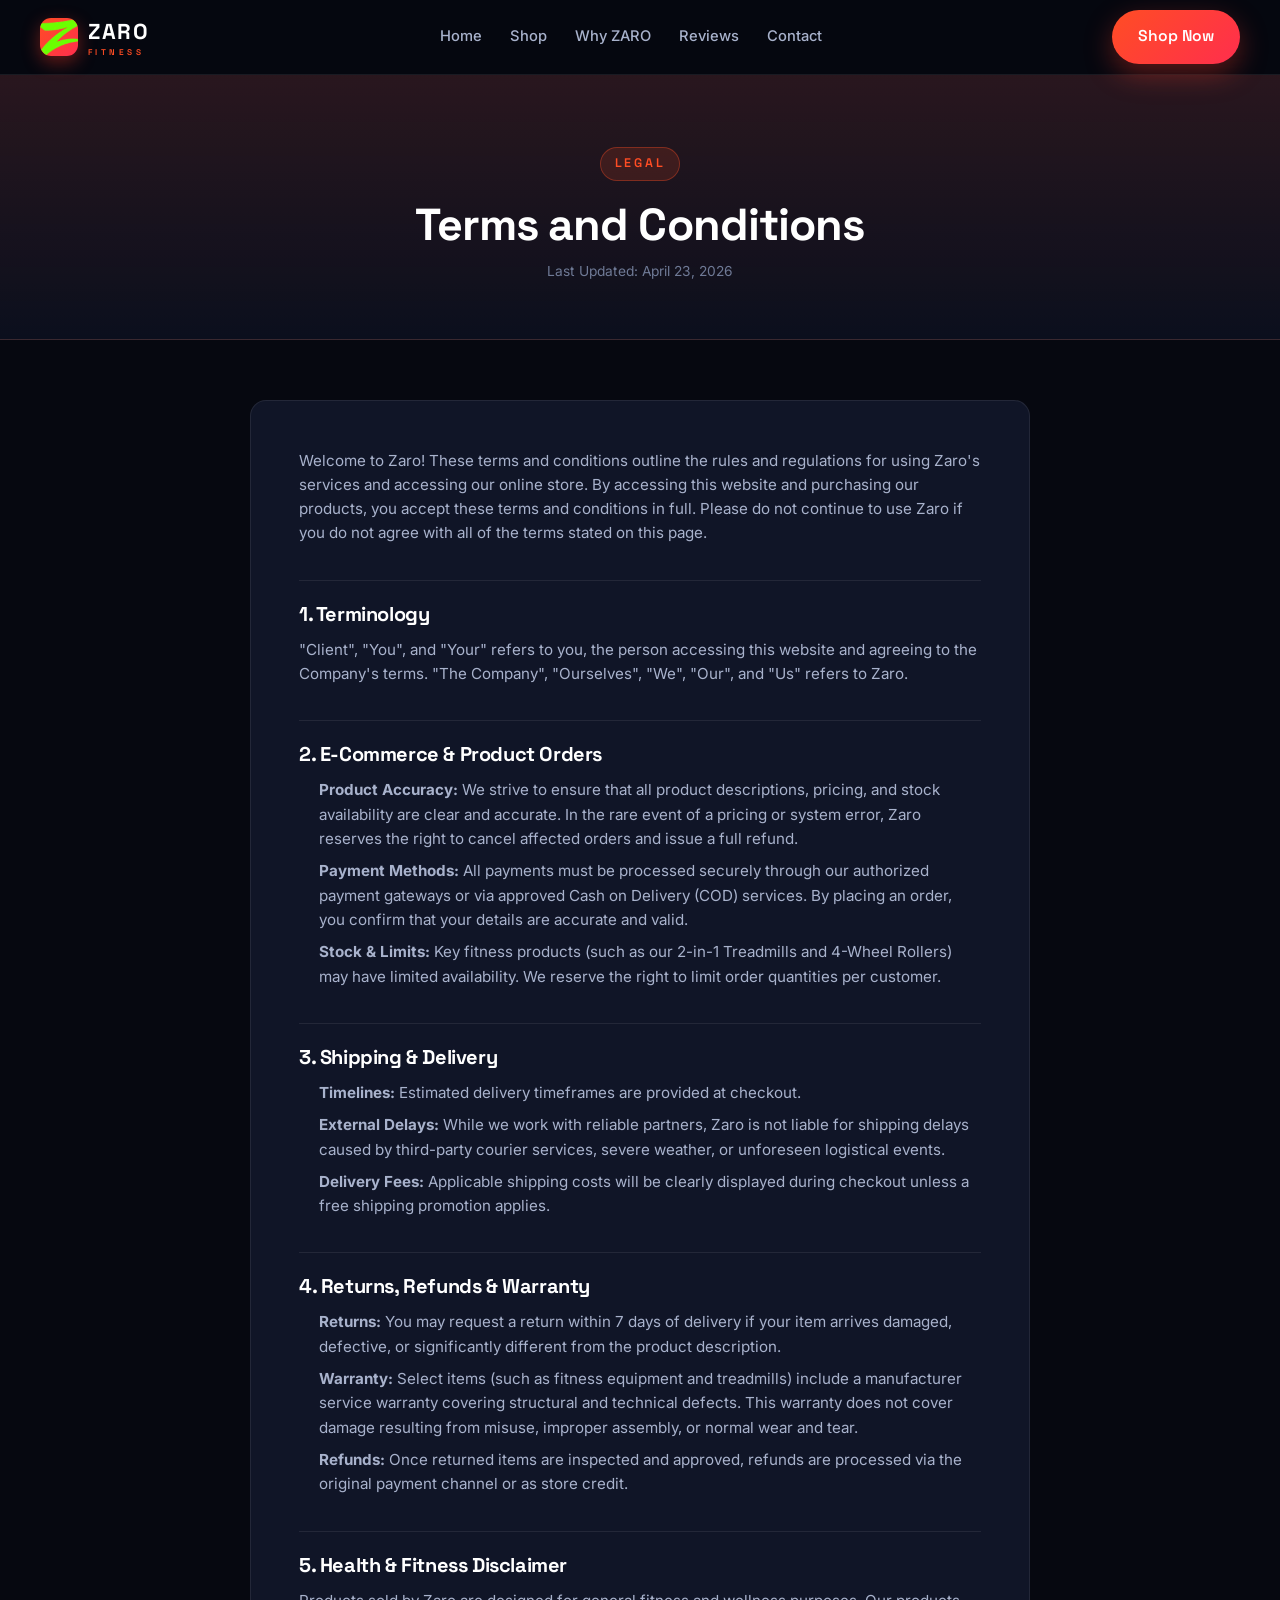
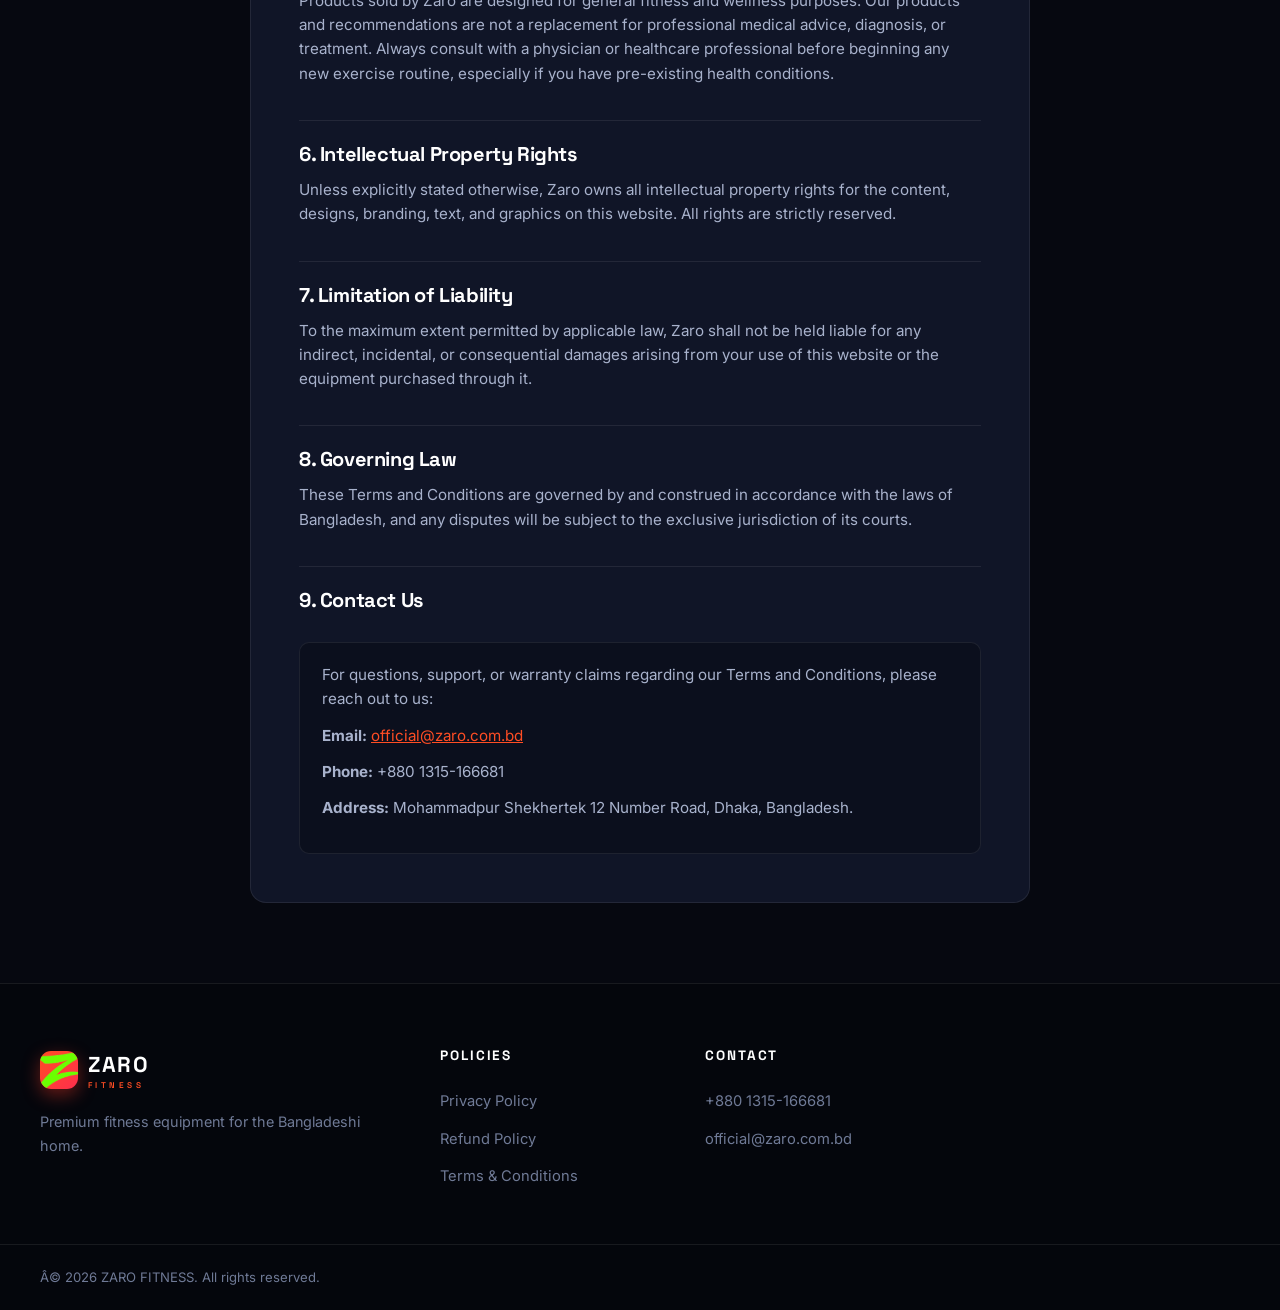
<file: terms-conditions.html>
﻿<!DOCTYPE html>
<html lang="en">
<head>
  <meta charset="UTF-8" />
  <meta name="viewport" content="width=device-width, initial-scale=1.0" />
  <link rel="icon" type="image/webp" href="images/logo-100.webp" />
  <title>Terms and Conditions â€” ZARO FITNESS</title>
  <meta name="description" content="ZARO Terms and Conditions â€” rules for using our store and purchasing our fitness products." />
  <link rel="preconnect" href="https://fonts.googleapis.com" />
  <link rel="preconnect" href="https://fonts.gstatic.com" crossorigin />
  <link href="https://fonts.googleapis.com/css2?family=Inter:wght@400;500;600;700&family=Space+Grotesk:wght@500;600;700&display=swap" rel="stylesheet" />
  <link rel="stylesheet" href="css/styles.css" />
</head>
<body>

  <header class="site-header">
    <div class="container header-inner">
      <a href="index.html" class="logo" aria-label="ZARO home">
        <span <span class="logo-mark" aria-hidden="true"><img src="images/logo.webp" alt="ZARO logo" class="logo-img" /></span>
        <span class="logo-text">ZARO<span>FITNESS</span></span>
      </a>
      <nav class="main-nav" aria-label="Primary">
        <a href="index.html">Home</a>
        <a href="shop.html">Shop</a>
        <a href="about.html">Why ZARO</a>
        <a href="reviews.html">Reviews</a>
        <a href="contact.html">Contact</a>
      </nav>
      <div class="header-actions">
        <a href="shop.html" class="btn btn-primary">Shop Now</a>
      </div>
    </div>
  </header>

  <main>
    <section class="legal-hero">
      <div class="container">
        <span class="eyebrow">Legal</span>
        <h1>Terms and Conditions</h1>
        <p class="updated">Last Updated: April 23, 2026</p>
      </div>
    </section>

    <section class="legal-body">
      <div class="legal-content">
        <p>Welcome to Zaro! These terms and conditions outline the rules and regulations for using Zaro's services and accessing our online store. By accessing this website and purchasing our products, you accept these terms and conditions in full. Please do not continue to use Zaro if you do not agree with all of the terms stated on this page.</p>

        <h2>1. Terminology</h2>
        <p>"Client", "You", and "Your" refers to you, the person accessing this website and agreeing to the Company's terms. "The Company", "Ourselves", "We", "Our", and "Us" refers to Zaro.</p>

        <h2>2. E-Commerce &amp; Product Orders</h2>
        <ul>
          <li><strong>Product Accuracy:</strong> We strive to ensure that all product descriptions, pricing, and stock availability are clear and accurate. In the rare event of a pricing or system error, Zaro reserves the right to cancel affected orders and issue a full refund.</li>
          <li><strong>Payment Methods:</strong> All payments must be processed securely through our authorized payment gateways or via approved Cash on Delivery (COD) services. By placing an order, you confirm that your details are accurate and valid.</li>
          <li><strong>Stock &amp; Limits:</strong> Key fitness products (such as our 2-in-1 Treadmills and 4-Wheel Rollers) may have limited availability. We reserve the right to limit order quantities per customer.</li>
        </ul>

        <h2>3. Shipping &amp; Delivery</h2>
        <ul>
          <li><strong>Timelines:</strong> Estimated delivery timeframes are provided at checkout.</li>
          <li><strong>External Delays:</strong> While we work with reliable partners, Zaro is not liable for shipping delays caused by third-party courier services, severe weather, or unforeseen logistical events.</li>
          <li><strong>Delivery Fees:</strong> Applicable shipping costs will be clearly displayed during checkout unless a free shipping promotion applies.</li>
        </ul>

        <h2>4. Returns, Refunds &amp; Warranty</h2>
        <ul>
          <li><strong>Returns:</strong> You may request a return within 7 days of delivery if your item arrives damaged, defective, or significantly different from the product description.</li>
          <li><strong>Warranty:</strong> Select items (such as fitness equipment and treadmills) include a manufacturer service warranty covering structural and technical defects. This warranty does not cover damage resulting from misuse, improper assembly, or normal wear and tear.</li>
          <li><strong>Refunds:</strong> Once returned items are inspected and approved, refunds are processed via the original payment channel or as store credit.</li>
        </ul>

        <h2>5. Health &amp; Fitness Disclaimer</h2>
        <p>Products sold by Zaro are designed for general fitness and wellness purposes. Our products and recommendations are not a replacement for professional medical advice, diagnosis, or treatment. Always consult with a physician or healthcare professional before beginning any new exercise routine, especially if you have pre-existing health conditions.</p>

        <h2>6. Intellectual Property Rights</h2>
        <p>Unless explicitly stated otherwise, Zaro owns all intellectual property rights for the content, designs, branding, text, and graphics on this website. All rights are strictly reserved.</p>

        <h2>7. Limitation of Liability</h2>
        <p>To the maximum extent permitted by applicable law, Zaro shall not be held liable for any indirect, incidental, or consequential damages arising from your use of this website or the equipment purchased through it.</p>

        <h2>8. Governing Law</h2>
        <p>These Terms and Conditions are governed by and construed in accordance with the laws of Bangladesh, and any disputes will be subject to the exclusive jurisdiction of its courts.</p>

        <h2>9. Contact Us</h2>
        <div class="contact-box">
          <p>For questions, support, or warranty claims regarding our Terms and Conditions, please reach out to us:</p>
          <p><strong>Email:</strong> <a href="mailto:official@zaro.com.bd">official@zaro.com.bd</a></p>
          <p><strong>Phone:</strong> +880 1315-166681</p>
          <p><strong>Address:</strong> Mohammadpur Shekhertek 12 Number Road, Dhaka, Bangladesh.</p>
        </div>
      </div>
    </section>
  </main>

  <footer class="site-footer">
    <div class="container footer-grid">
      <div class="footer-brand">
        <a href="index.html" class="logo logo-footer">
          <span <span class="logo-mark" aria-hidden="true"><img src="images/logo.webp" alt="ZARO logo" class="logo-img" /></span>
          <span class="logo-text">ZARO<span>FITNESS</span></span>
        </a>
        <p>Premium fitness equipment for the Bangladeshi home.</p>
      </div>
      <div class="footer-col">
        <h4>Policies</h4>
        <a href="privacy-policy.html">Privacy Policy</a>
        <a href="refund-policy.html">Refund Policy</a>
        <a href="terms-conditions.html">Terms &amp; Conditions</a>
      </div>
      <div class="footer-col">
        <h4>Contact</h4>
        <a href="https://wa.me/8801315166681" target="_blank" rel="noopener">+880 1315-166681</a>
        <a href="mailto:official@zaro.com.bd">official@zaro.com.bd</a>
      </div>
    </div>
    <div class="footer-bottom">
      <div class="container">
        <span>Â© 2026 ZARO FITNESS. All rights reserved.</span>
      </div>
    </div>
  </footer>

</body>
</html>
</file>
<file: css/styles.css>
/* ============================================================
   ZARO FITNESS — Premium eCommerce Design System
   ============================================================ */

:root {
  --bg: #060810;
  --bg-alt: #0b0f1d;
  --surface: #101527;
  --surface-2: #151b31;
  --border: rgba(255, 255, 255, 0.08);
  --border-strong: rgba(255, 255, 255, 0.16);

  --text: #ffffff;
  --text-dim: #a8b2cc;
  --text-faint: #6f7a96;

  --accent: #ff4d24;
  --accent-2: #ff2e4d;
  --accent-grad: linear-gradient(135deg, #ff4d24 0%, #ff2e4d 100%);
  --accent-soft: rgba(255, 77, 36, 0.14);
  --sale: #ff3b3b;
  --gold: #ffc94d;
  --green: #22c55e;

  --radius: 16px;
  --radius-sm: 10px;
  --shadow: 0 20px 50px rgba(0, 0, 0, 0.45);
  --shadow-sm: 0 8px 24px rgba(0, 0, 0, 0.3);

  --font-head: "Space Grotesk", "Inter", sans-serif;
  --font-body: "Inter", system-ui, sans-serif;
  --header-h: 74px;
}

* { margin: 0; padding: 0; box-sizing: border-box; }

html { scroll-behavior: smooth; }

body {
  font-family: var(--font-body);
  background: var(--bg);
  color: var(--text);
  line-height: 1.6;
  -webkit-font-smoothing: antialiased;
  overflow-x: hidden;
}

img { max-width: 100%; display: block; }
a { color: inherit; text-decoration: none; }
button { font-family: inherit; cursor: pointer; border: none; background: none; color: inherit; }
ul { list-style: none; }

.container {
  width: min(1200px, 100% - 48px);
  margin-inline: auto;
}

/* ---------- Typography ---------- */
h1, h2, h3, h4 {
  font-family: var(--font-head);
  font-weight: 700;
  line-height: 1.15;
  letter-spacing: -0.02em;
}

.section { padding: 88px 0; }
.section-alt { background: var(--bg-alt); }
.section-accent { background: linear-gradient(180deg, #0c1122 0%, #140d1f 100%); position: relative; }

.section-head { text-align: center; max-width: 640px; margin: 0 auto 52px; }
.section-head h2 { font-size: clamp(1.7rem, 3.4vw, 2.5rem); margin-bottom: 12px; }
.section-head p { color: var(--text-dim); }

.eyebrow {
  display: inline-block;
  font-family: var(--font-head);
  font-size: 0.78rem;
  font-weight: 600;
  letter-spacing: 0.22em;
  text-transform: uppercase;
  color: var(--accent);
  background: var(--accent-soft);
  border: 1px solid rgba(255, 77, 36, 0.35);
  padding: 6px 14px;
  border-radius: 100px;
  margin-bottom: 18px;
}

.grad {
  background: var(--accent-grad);
  -webkit-background-clip: text;
  background-clip: text;
  -webkit-text-fill-color: transparent;
}

/* ---------- Buttons ---------- */
.btn {
  display: inline-flex;
  align-items: center;
  justify-content: center;
  gap: 10px;
  font-family: var(--font-head);
  font-weight: 600;
  font-size: 0.98rem;
  padding: 14px 26px;
  border-radius: 100px;
  transition: transform 0.2s ease, box-shadow 0.2s ease, background 0.2s ease;
  white-space: nowrap;
}
.btn svg { width: 18px; height: 18px; flex-shrink: 0; }
.btn-primary {
  background: var(--accent-grad);
  color: #fff;
  box-shadow: 0 10px 28px rgba(255, 60, 40, 0.35);
}
.btn-primary:hover {
  transform: translateY(-2px);
  box-shadow: 0 14px 34px rgba(255, 60, 40, 0.45);
}
.btn-outline {
  border: 1px solid var(--border-strong);
  color: var(--text);
  background: rgba(255, 255, 255, 0.04);
  backdrop-filter: blur(6px);
}
.btn-outline:hover { border-color: var(--accent); color: var(--accent); }
.btn-ghost { padding: 9px 16px; font-size: 0.85rem; border: 1px solid var(--border-strong); color: var(--text-dim); }
.btn-ghost:hover { color: var(--text); border-color: var(--border-strong); background: rgba(255,255,255,0.05); }
.btn-lg { padding: 16px 34px; font-size: 1.05rem; }
.btn-block { width: 100%; }

/* ============================================================
   Announcement Bar
   ============================================================ */
.announce-bar {
  background: linear-gradient(90deg, #1a0a06, #22100a, #1a0a06);
  border-bottom: 1px solid rgba(255, 77, 36, 0.25);
  font-size: 0.8rem;
  font-weight: 500;
  color: #ffd9cd;
}
.announce-bar .container {
  display: flex;
  align-items: center;
  justify-content: center;
  gap: 14px;
  padding: 9px 0;
  flex-wrap: wrap;
  text-align: center;
}
.dot {
  width: 8px; height: 8px; border-radius: 50%;
  background: var(--accent);
  display: inline-block;
  margin-right: 6px;
  box-shadow: 0 0 0 4px rgba(255, 77, 36, 0.25);
  animation: pulse 2s infinite;
}
@keyframes pulse {
  0%, 100% { box-shadow: 0 0 0 0 rgba(255, 77, 36, 0.5); }
  50% { box-shadow: 0 0 0 6px rgba(255, 77, 36, 0); }
}
.announce-sep { color: rgba(255, 255, 255, 0.25); }
.announce-cta { color: var(--text); }

/* ============================================================
   Header
   ============================================================ */
.site-header {
  position: sticky;
  top: 0;
  z-index: 100;
  background: rgba(6, 8, 16, 0.85);
  backdrop-filter: blur(14px);
  -webkit-backdrop-filter: blur(14px);
  border-bottom: 1px solid var(--border);
  transition: box-shadow 0.3s ease, background 0.3s ease;
}
.site-header.scrolled {
  background: rgba(6, 8, 16, 0.95);
  box-shadow: 0 10px 30px rgba(0, 0, 0, 0.45);
}
.header-inner {
  display: flex;
  align-items: center;
  justify-content: space-between;
  gap: 20px;
  height: var(--header-h);
}

.logo { display: flex; align-items: center; gap: 10px; flex-shrink: 0; }
.logo-mark {
  width: 38px; height: 38px;
  border-radius: 11px;
  background: var(--accent-grad);
  display: grid; place-items: center;
  color: #fff;
  box-shadow: 0 6px 18px rgba(255, 60, 40, 0.4);
  overflow: hidden;
}
.logo-mark .logo-img {
  width: 100%;
  height: 100%;
  object-fit: cover;
  display: block;
  border-radius: inherit;
}
.logo-mark svg { width: 22px; height: 22px; }
.logo-text { font-family: var(--font-head); font-weight: 700; font-size: 1.35rem; letter-spacing: 0.08em; }
.logo-text span {
  display: block;
  font-size: 0.52rem;
  font-weight: 600;
  letter-spacing: 0.42em;
  color: var(--accent);
  margin-top: -3px;
}

.main-nav { display: flex; align-items: center; gap: 28px; }
.main-nav a { font-size: 0.92rem; font-weight: 500; color: var(--text-dim); position: relative; padding: 6px 0; transition: color 0.2s ease; }
.main-nav a:hover { color: var(--text); }
.main-nav a.active { color: var(--text); }
.main-nav a.active::after { width: 100%; }
.main-nav a::after {
  content: "";
  position: absolute;
  left: 0; bottom: 0;
  width: 0; height: 2px;
  background: var(--accent-grad);
  border-radius: 2px;
  transition: width 0.25s ease;
}
.main-nav a:hover::after { width: 100%; }

.header-actions { display: flex; align-items: center; gap: 12px; }
.cart-btn {
  position: relative;
  width: 46px; height: 46px;
  border-radius: 50%;
  border: 1px solid var(--border-strong);
  display: grid; place-items: center;
  transition: border-color 0.2s ease, background 0.2s ease;
}
.cart-btn:hover { border-color: var(--accent); background: var(--accent-soft); }
.cart-btn svg { width: 21px; height: 21px; }
.cart-count {
  position: absolute;
  top: -4px; right: -4px;
  min-width: 20px; height: 20px;
  padding: 0 5px;
  border-radius: 100px;
  background: var(--accent-grad);
  font-size: 0.7rem;
  font-weight: 700;
  display: grid; place-items: center;
  border: 2px solid var(--bg);
}
.cart-count.zero { background: var(--text-faint); }

.menu-btn { display: none; flex-direction: column; gap: 5px; width: 44px; height: 44px; align-items: center; justify-content: center; }
.menu-btn span { width: 22px; height: 2px; background: var(--text); border-radius: 2px; transition: transform 0.3s ease, opacity 0.3s ease; }
.menu-btn.open span:nth-child(1) { transform: translateY(7px) rotate(45deg); }
.menu-btn.open span:nth-child(2) { opacity: 0; }
.menu-btn.open span:nth-child(3) { transform: translateY(-7px) rotate(-45deg); }

.mobile-menu {
  position: fixed;
  top: 0; right: 0;
  width: min(320px, 85vw);
  height: 100vh;
  background: var(--surface);
  z-index: 200;
  padding: 100px 30px 30px;
  display: flex;
  flex-direction: column;
  gap: 6px;
  transform: translateX(100%);
  transition: transform 0.35s cubic-bezier(0.4, 0, 0.2, 1);
}
.mobile-menu.open { transform: translateX(0); }
.mobile-menu a {
  font-family: var(--font-head);
  font-size: 1.15rem;
  font-weight: 600;
  padding: 14px 12px;
  border-radius: var(--radius-sm);
  color: var(--text-dim);
  transition: background 0.2s ease, color 0.2s ease;
}
.mobile-menu a:hover { background: var(--accent-soft); color: var(--text); }
.mobile-menu-backdrop {
  position: fixed; inset: 0;
  background: rgba(0, 0, 0, 0.6);
  z-index: 190;
  opacity: 0;
  pointer-events: none;
  transition: opacity 0.3s ease;
}
.mobile-menu-backdrop.show { opacity: 1; pointer-events: auto; }

/* ============================================================
   Hero
   ============================================================ */
.hero {
  position: relative;
  min-height: calc(100vh - var(--header-h) - 36px);
  display: flex;
  align-items: center;
  overflow: hidden;
}
.hero-bg {
  position: absolute; inset: 0;
  background-size: cover;
  background-position: center;
  transform: scale(1.05);
  animation: heroZoom 18s ease-out forwards;
}
@keyframes heroZoom { to { transform: scale(1); } }
.hero-overlay {
  position: absolute; inset: 0;
  background:
    linear-gradient(90deg, rgba(6, 8, 16, 0.94) 0%, rgba(6, 8, 16, 0.72) 45%, rgba(6, 8, 16, 0.25) 100%),
    linear-gradient(0deg, rgba(6, 8, 16, 0.85) 0%, transparent 40%);
}
.hero-content {
  position: relative;
  padding: 90px 0;
  max-width: 640px;
}
.hero-badge {
  display: inline-flex;
  align-items: center;
  gap: 9px;
  background: rgba(6, 8, 16, 0.6);
  border: 1px solid var(--border-strong);
  backdrop-filter: blur(8px);
  padding: 9px 18px;
  border-radius: 100px;
  font-size: 0.82rem;
  font-weight: 500;
  color: var(--text-dim);
  margin-bottom: 26px;
}
.hero-badge svg { width: 16px; height: 16px; color: var(--green); }
.hero h1 {
  font-size: clamp(2.6rem, 6.5vw, 4.6rem);
  margin-bottom: 22px;
}
.hero-sub {
  font-size: clamp(1rem, 1.6vw, 1.15rem);
  color: var(--text-dim);
  max-width: 540px;
  margin-bottom: 34px;
}
.hero-actions { display: flex; gap: 16px; flex-wrap: wrap; margin-bottom: 52px; }
.hero-stats {
  display: flex;
  gap: 40px;
  flex-wrap: wrap;
}
.stat strong {
  display: block;
  font-family: var(--font-head);
  font-size: 1.55rem;
  font-weight: 700;
  background: var(--accent-grad);
  -webkit-background-clip: text;
  background-clip: text;
  -webkit-text-fill-color: transparent;
}
.stat span { font-size: 0.85rem; color: var(--text-faint); }

/* ============================================================
   Categories
   ============================================================ */
.cats-grid {
  display: grid;
  grid-template-columns: repeat(auto-fit, minmax(190px, 1fr));
  gap: 18px;
}
.cat-card {
  position: relative;
  overflow: hidden;
  border-radius: var(--radius);
  border: 1px solid var(--border);
  background: var(--surface);
  padding: 30px 24px;
  transition: transform 0.3s ease, border-color 0.3s ease, box-shadow 0.3s ease;
  cursor: pointer;
}
.cat-card:hover {
  transform: translateY(-6px);
  border-color: rgba(255, 77, 36, 0.5);
  box-shadow: var(--shadow-sm);
}
.cat-card::before {
  content: "";
  position: absolute;
  inset: 0;
  background: var(--accent-grad);
  opacity: 0;
  transition: opacity 0.3s ease;
  pointer-events: none;
}
.cat-card:hover::before { opacity: 0.05; }
.cat-icon {
  width: 52px; height: 52px;
  border-radius: 14px;
  background: var(--accent-soft);
  border: 1px solid rgba(255, 77, 36, 0.3);
  display: grid; place-items: center;
  color: var(--accent);
  margin-bottom: 18px;
}
.cat-icon svg { width: 26px; height: 26px; }
.cat-card h3 { font-size: 1.02rem; margin-bottom: 4px; }
.cat-card p { font-size: 0.82rem; color: var(--text-faint); }

/* ============================================================
   Product Cards
   ============================================================ */
.products-grid {
  display: grid;
  grid-template-columns: repeat(auto-fill, minmax(270px, 1fr));
  gap: 24px;
}
.bestsellers-grid {
  display: grid;
  grid-template-columns: repeat(auto-fill, minmax(260px, 1fr));
  gap: 24px;
}

.product-card {
  position: relative;
  background: var(--surface);
  border: 1px solid var(--border);
  border-radius: var(--radius);
  overflow: hidden;
  display: flex;
  flex-direction: column;
  transition: transform 0.3s ease, box-shadow 0.3s ease, border-color 0.3s ease;
}
.product-card:hover {
  transform: translateY(-6px);
  border-color: rgba(255, 77, 36, 0.45);
  box-shadow: var(--shadow);
}

.product-media {
  position: relative;
  aspect-ratio: 1 / 1;
  background: linear-gradient(180deg, #161c30 0%, #0e1322 100%);
  display: grid;
  place-items: center;
  overflow: hidden;
}
.pd-card-link { display: flex; flex-direction: column; flex: 1; }
.product-media img {
  width: 100%;
  height: 100%;
  object-fit: cover;
  transition: transform 0.5s cubic-bezier(0.4, 0, 0.2, 1);
}
.product-card:hover .product-media img { transform: scale(1.06); }

.badge {
  position: absolute;
  top: 14px;
  left: 14px;
  z-index: 2;
  font-family: var(--font-head);
  font-size: 0.72rem;
  font-weight: 700;
  letter-spacing: 0.06em;
  padding: 6px 12px;
  border-radius: 100px;
}
.badge-sale {
  background: var(--sale);
  color: #fff;
  box-shadow: 0 6px 16px rgba(255, 59, 59, 0.4);
}
.badge-oos {
  background: rgba(10, 12, 20, 0.85);
  border: 1px solid var(--border-strong);
  color: var(--text-dim);
  backdrop-filter: blur(4px);
}
.product-media.oos img { filter: grayscale(0.75) brightness(0.6); }

.product-body { padding: 18px 18px 6px; display: flex; flex-direction: column; gap: 10px; flex: 1; }
.product-cat { font-size: 0.72rem; font-weight: 600; letter-spacing: 0.12em; text-transform: uppercase; color: var(--accent); }
.product-title {
  font-family: var(--font-body);
  font-size: 0.98rem;
  font-weight: 600;
  line-height: 1.4;
  min-height: 2.8em;
  display: -webkit-box;
  -webkit-line-clamp: 2;
  -webkit-box-orient: vertical;
  overflow: hidden;
  transition: color 0.2s ease;
}
.pd-card-link:hover .product-title { color: var(--accent); }
.price-row {
  display: flex;
  align-items: baseline;
  gap: 10px;
  flex-wrap: wrap;
}
.price-old { font-size: 0.9rem; color: var(--text-faint); text-decoration: line-through; }
.price-new {
  font-family: var(--font-head);
  font-size: 1.28rem;
  font-weight: 700;
  color: var(--text);
}
.price-save {
  font-size: 0.72rem;
  font-weight: 700;
  color: var(--green);
  background: rgba(34, 197, 94, 0.14);
  padding: 3px 9px;
  border-radius: 100px;
}

.product-actions { margin-top: auto; padding: 0 18px 18px; }
.add-btn {
  width: 100%;
  display: inline-flex;
  align-items: center;
  justify-content: center;
  gap: 9px;
  padding: 12px;
  border-radius: var(--radius-sm);
  font-family: var(--font-head);
  font-weight: 600;
  font-size: 0.92rem;
  background: var(--accent-grad);
  color: #fff;
  transition: box-shadow 0.2s ease, transform 0.2s ease, opacity 0.2s ease;
}
.add-btn svg { width: 17px; height: 17px; }
.add-btn:hover { box-shadow: 0 8px 22px rgba(255, 60, 40, 0.4); transform: translateY(-1px); }
.add-btn:active { transform: scale(0.98); }
.add-btn.disabled { background: var(--surface-2); color: var(--text-faint); cursor: not-allowed; box-shadow: none; }

/* Best Seller rank */
.rank {
  position: absolute;
  top: 14px;
  right: 14px;
  z-index: 2;
  width: 34px; height: 34px;
  border-radius: 10px;
  background: var(--accent-grad);
  display: grid;
  place-items: center;
  font-family: var(--font-head);
  font-weight: 700;
  font-size: 0.95rem;
  color: #fff;
  box-shadow: 0 6px 16px rgba(255, 60, 40, 0.4);
}

/* ============================================================
   Why ZARO
   ============================================================ */
.why-grid {
  display: grid;
  grid-template-columns: repeat(auto-fit, minmax(240px, 1fr));
  gap: 22px;
}
.why-card {
  background: var(--surface);
  border: 1px solid var(--border);
  border-radius: var(--radius);
  padding: 34px 28px;
  transition: transform 0.3s ease, border-color 0.3s ease;
}
.why-card:hover { transform: translateY(-5px); border-color: rgba(255, 77, 36, 0.45); }
.why-icon {
  width: 58px; height: 58px;
  border-radius: 16px;
  background: var(--accent-grad);
  display: grid; place-items: center;
  color: #fff;
  margin-bottom: 20px;
  box-shadow: 0 10px 24px rgba(255, 60, 40, 0.35);
}
.why-icon svg { width: 28px; height: 28px; }
.why-card h3 { font-size: 1.12rem; margin-bottom: 8px; }
.why-card p { color: var(--text-dim); font-size: 0.94rem; }

/* ============================================================
   Reviews
   ============================================================ */
.reviews-grid {
  display: grid;
  grid-template-columns: repeat(auto-fit, minmax(280px, 1fr));
  gap: 24px;
}
.review-card {
  background: var(--surface);
  border: 1px solid var(--border);
  border-radius: var(--radius);
  padding: 30px 28px;
  display: flex;
  flex-direction: column;
  gap: 16px;
}
.review-card p { color: var(--text-dim); font-size: 0.95rem; flex: 1; }
.stars { display: flex; gap: 3px; color: var(--gold); }
.stars svg { width: 18px; height: 18px; }
.reviewer { display: flex; align-items: center; gap: 12px; }
.avatar {
  width: 44px; height: 44px;
  border-radius: 50%;
  background: var(--accent-grad);
  display: grid; place-items: center;
  font-family: var(--font-head);
  font-weight: 700;
  font-size: 1.05rem;
  color: #fff;
  flex-shrink: 0;
}
.reviewer strong { display: block; font-size: 0.95rem; }
.reviewer span { font-size: 0.82rem; color: var(--text-faint); }

/* ============================================================
   CTA Banner
   ============================================================ */
.cta-banner {
  background: var(--accent-grad);
  position: relative;
  overflow: hidden;
}
.cta-banner::after {
  content: "";
  position: absolute;
  inset: 0;
  background: radial-gradient(circle at 85% 50%, rgba(255, 255, 255, 0.18), transparent 45%);
}
.cta-inner {
  position: relative;
  display: flex;
  align-items: center;
  justify-content: space-between;
  gap: 30px;
  flex-wrap: wrap;
  padding: 56px 0;
}
.cta-banner .eyebrow { background: rgba(255, 255, 255, 0.16); border-color: rgba(255, 255, 255, 0.4); color: #fff; }
.cta-banner h2 { font-size: clamp(1.5rem, 3vw, 2.2rem); margin-bottom: 6px; }
.cta-banner p { color: rgba(255, 255, 255, 0.85); }
.cta-inner .btn-primary { background: #fff; color: var(--accent); box-shadow: 0 12px 30px rgba(0, 0, 0, 0.25); }
.cta-inner .btn-primary:hover { background: #fff; transform: translateY(-2px); box-shadow: 0 16px 36px rgba(0, 0, 0, 0.3); }

/* ============================================================
   Footer
   ============================================================ */
.site-footer { background: #04060c; border-top: 1px solid var(--border); }
.footer-grid {
  display: grid;
  grid-template-columns: 1.6fr 1fr 1fr 1.2fr;
  gap: 40px;
  padding: 64px 0 48px;
}
.logo-footer { margin-bottom: 18px; }
.footer-brand p { color: var(--text-faint); font-size: 0.9rem; max-width: 320px; margin-bottom: 20px; }
.cod-chip {
  display: inline-flex;
  align-items: center;
  gap: 8px;
  font-size: 0.82rem;
  font-weight: 600;
  color: var(--green);
  background: rgba(34, 197, 94, 0.12);
  border: 1px solid rgba(34, 197, 94, 0.3);
  padding: 8px 14px;
  border-radius: 100px;
}
.cod-chip svg { width: 17px; height: 17px; }
.footer-col h4 {
  font-size: 0.85rem;
  letter-spacing: 0.14em;
  text-transform: uppercase;
  color: var(--text);
  margin-bottom: 20px;
}
.footer-col a {
  display: flex;
  align-items: center;
  gap: 8px;
  color: var(--text-faint);
  font-size: 0.92rem;
  padding: 7px 0;
  transition: color 0.2s ease, transform 0.2s ease;
}
.footer-col a:hover { color: var(--accent); transform: translateX(3px); }
.footer-col a svg { width: 15px; height: 15px; color: var(--green); }
.footer-bottom { border-top: 1px solid var(--border); padding: 22px 0; }
.footer-bottom .container { display: flex; justify-content: space-between; gap: 14px; flex-wrap: wrap; }
.footer-bottom span { font-size: 0.82rem; color: var(--text-faint); }
.footer-pay { color: var(--text-dim); }

/* ============================================================
   Floating WhatsApp
   ============================================================ */
.whatsapp-float {
  position: fixed;
  right: 22px;
  bottom: 22px;
  z-index: 150;
  display: inline-flex;
  align-items: center;
  gap: 10px;
  background: #25d366;
  color: #fff;
  font-family: var(--font-head);
  font-weight: 600;
  font-size: 0.9rem;
  padding: 14px 22px;
  border-radius: 100px;
  box-shadow: 0 12px 30px rgba(37, 211, 102, 0.45);
  transition: transform 0.25s ease, box-shadow 0.25s ease;
}
.whatsapp-float svg { width: 22px; height: 22px; }
.whatsapp-float:hover { transform: translateY(-3px); box-shadow: 0 16px 36px rgba(37, 211, 102, 0.55); }
.whatsapp-float .ping {
  position: absolute;
  inset: 0;
  border-radius: 100px;
  border: 2px solid #25d366;
  animation: ping 2s ease-out infinite;
  pointer-events: none;
}
@keyframes ping {
  0% { transform: scale(1); opacity: 0.8; }
  70%, 100% { transform: scale(1.35); opacity: 0; }
}

/* ============================================================
   Cart Drawer
   ============================================================ */
.cart-overlay {
  position: fixed; inset: 0;
  background: rgba(0, 0, 0, 0.65);
  z-index: 300;
  opacity: 0;
  pointer-events: none;
  transition: opacity 0.3s ease;
}
.cart-overlay.show { opacity: 1; pointer-events: auto; }

.cart-drawer {
  position: fixed;
  top: 0; right: 0;
  width: min(420px, 100%);
  height: 100vh;
  background: var(--surface);
  z-index: 310;
  display: flex;
  flex-direction: column;
  transform: translateX(100%);
  transition: transform 0.35s cubic-bezier(0.4, 0, 0.2, 1);
}
.cart-drawer.open { transform: translateX(0); }
.cart-head {
  display: flex;
  align-items: center;
  justify-content: space-between;
  padding: 22px 24px;
  border-bottom: 1px solid var(--border);
}
.cart-head h3 { font-size: 1.2rem; }
.cart-head button {
  width: 38px; height: 38px;
  border-radius: 50%;
  border: 1px solid var(--border-strong);
  display: grid; place-items: center;
  transition: background 0.2s ease;
}
.cart-head button:hover { background: var(--accent-soft); }
.cart-head svg { width: 18px; height: 18px; }

.cart-items { flex: 1; overflow-y: auto; padding: 20px 24px; }
.cart-empty { text-align: center; color: var(--text-faint); padding: 60px 0; }
.cart-empty svg { width: 54px; height: 54px; margin: 0 auto 18px; opacity: 0.5; }

.cart-item {
  display: grid;
  grid-template-columns: 74px 1fr auto;
  gap: 14px;
  align-items: center;
  padding: 14px 0;
  border-bottom: 1px solid var(--border);
}
.cart-item:last-child { border-bottom: none; }
.cart-item img {
  width: 74px; height: 74px;
  object-fit: cover;
  border-radius: var(--radius-sm);
  background: var(--surface-2);
  border: 1px solid var(--border);
}
.cart-item-title { font-size: 0.88rem; font-weight: 600; line-height: 1.35; margin-bottom: 4px; }
.cart-item-price { font-size: 0.84rem; color: var(--text-dim); }
.cart-item-price strong { color: var(--accent); }
.qty-control {
  display: flex;
  align-items: center;
  gap: 10px;
  margin-top: 8px;
}
.qty-control button {
  width: 26px; height: 26px;
  border-radius: 8px;
  border: 1px solid var(--border-strong);
  display: grid; place-items: center;
  font-size: 1rem;
  line-height: 1;
  transition: background 0.2s ease, color 0.2s ease;
}
.qty-control button:hover { background: var(--accent-soft); color: var(--accent); }
.qty-control span { min-width: 20px; text-align: center; font-weight: 600; font-size: 0.92rem; }
.cart-item-remove {
  width: 32px; height: 32px;
  border-radius: 50%;
  display: grid; place-items: center;
  color: var(--text-faint);
  transition: background 0.2s ease, color 0.2s ease;
}
.cart-item-remove:hover { background: rgba(255, 59, 59, 0.15); color: var(--sale); }
.cart-item-remove svg { width: 16px; height: 16px; }

.cart-foot { padding: 20px 24px 24px; border-top: 1px solid var(--border); background: var(--bg-alt); }
.cart-total {
  display: flex;
  justify-content: space-between;
  align-items: center;
  margin-bottom: 16px;
}
.cart-total strong {
  font-family: var(--font-head);
  font-size: 1.5rem;
  font-weight: 700;
}
.cart-note { text-align: center; font-size: 0.8rem; color: var(--text-faint); margin-top: 12px; }

/* ============================================================
   Toast
   ============================================================ */
.toast {
  position: fixed;
  left: 50%;
  bottom: 30px;
  transform: translate(-50%, 150%);
  background: var(--surface-2);
  border: 1px solid rgba(255, 77, 36, 0.4);
  color: var(--text);
  padding: 14px 24px;
  border-radius: 100px;
  font-size: 0.9rem;
  font-weight: 500;
  box-shadow: var(--shadow);
  z-index: 400;
  transition: transform 0.35s cubic-bezier(0.4, 0, 0.2, 1);
  display: flex;
  align-items: center;
  gap: 10px;
}
.toast.show { transform: translate(-50%, 0); }
.toast svg { width: 18px; height: 18px; color: var(--green); }

/* ============================================================
   Reveal animations
   ============================================================ */
.reveal {
  opacity: 0;
  transform: translateY(28px);
  transition: opacity 0.7s ease, transform 0.7s cubic-bezier(0.22, 1, 0.36, 1);
}
.reveal.in { opacity: 1; transform: none; }
@media (prefers-reduced-motion: reduce) {
  * { animation: none !important; transition: none !important; }
  .reveal { opacity: 1; transform: none; }
}

/* ============================================================
   Legal / Policy Pages
   ============================================================ */
.legal-hero {
  position: relative;
  padding: 72px 0 56px;
  background:
    linear-gradient(180deg, rgba(255, 77, 36, 0.12) 0%, rgba(6, 8, 16, 0) 100%),
    var(--bg-alt);
  border-bottom: 1px solid var(--border);
  text-align: center;
}
.legal-hero h1 { font-size: clamp(1.9rem, 4vw, 2.8rem); }
.legal-hero .updated { color: var(--text-faint); font-size: 0.86rem; margin-top: 10px; }

.legal-body { padding: 60px 0 80px; }
.legal-content {
  max-width: 780px;
  margin-inline: auto;
  background: var(--surface);
  border: 1px solid var(--border);
  border-radius: var(--radius);
  padding: clamp(24px, 4vw, 48px);
}
.legal-content h2 {
  font-size: 1.25rem;
  margin: 34px 0 12px;
  padding-top: 22px;
  border-top: 1px solid var(--border);
  color: var(--text);
}
.legal-content h2:first-child { margin-top: 0; padding-top: 0; border-top: none; }
.legal-content h3 { font-size: 1.02rem; margin: 20px 0 8px; color: var(--text); }
.legal-content p { color: var(--text-dim); margin-bottom: 12px; font-size: 0.95rem; }
.legal-content ul { color: var(--text-dim); padding-left: 20px; margin-bottom: 12px; }
.legal-content ul li { margin-bottom: 8px; font-size: 0.95rem; position: relative; }
.legal-content a { color: var(--accent); }
.legal-content .contact-box {
  margin-top: 30px;
  padding: 20px 22px;
  border-radius: var(--radius-sm);
  background: var(--bg-alt);
  border: 1px solid var(--border);
}
.legal-content .contact-box a { text-decoration: underline; }

/* ============================================================
   Shop Toolbar / Filters
   ============================================================ */
.shop-toolbar {
  display: flex;
  align-items: center;
  justify-content: space-between;
  gap: 16px;
  flex-wrap: wrap;
  margin: -18px 0 34px;
}
.filter-chips {
  display: flex;
  gap: 10px;
  flex-wrap: wrap;
}
.filter-chip {
  font-family: var(--font-head);
  font-size: 0.84rem;
  font-weight: 600;
  padding: 9px 18px;
  border-radius: 100px;
  border: 1px solid var(--border-strong);
  color: var(--text-dim);
  background: var(--surface);
  transition: background 0.2s ease, color 0.2s ease, border-color 0.2s ease, transform 0.2s ease;
}
.filter-chip:hover { border-color: var(--accent); color: var(--text); transform: translateY(-1px); }
.filter-chip.active {
  background: var(--accent-grad);
  border-color: transparent;
  color: #fff;
  box-shadow: 0 8px 20px rgba(255, 60, 40, 0.35);
}
.sort-select {
  font-family: var(--font-head);
  font-size: 0.86rem;
  font-weight: 600;
  color: var(--text);
  background: var(--surface);
  border: 1px solid var(--border-strong);
  border-radius: 100px;
  padding: 10px 40px 10px 18px;
  cursor: pointer;
  appearance: none;
  -webkit-appearance: none;
  background-image: url("data:image/svg+xml,%3Csvg xmlns='http://www.w3.org/2000/svg' width='12' height='8' viewBox='0 0 12 8'%3E%3Cpath d='M1 1l5 5 5-5' stroke='%23a8b2cc' stroke-width='2' fill='none' stroke-linecap='round' stroke-linejoin='round'/%3E%3C/svg%3E");
  background-repeat: no-repeat;
  background-position: right 18px center;
}
.sort-select:focus { outline: none; border-color: var(--accent); }
.shop-empty {
  text-align: center;
  color: var(--text-faint);
  padding: 60px 0;
  font-size: 0.95rem;
}

/* ============================================================
   Payment Options (Cart)
   ============================================================ */
.pay-block { margin-bottom: 16px; }
.pay-label {
  display: block;
  font-size: 0.78rem;
  font-weight: 600;
  letter-spacing: 0.1em;
  text-transform: uppercase;
  color: var(--text-faint);
  margin-bottom: 10px;
}
.pay-options { display: grid; gap: 8px; }
.pay-option {
  display: flex;
  align-items: center;
  gap: 12px;
  padding: 11px 14px;
  border: 1px solid var(--border);
  border-radius: var(--radius-sm);
  cursor: pointer;
  transition: border-color 0.2s ease, background 0.2s ease;
  background: var(--bg-alt);
}
.pay-option:hover { border-color: var(--border-strong); }
.pay-option.active { border-color: var(--accent); background: var(--accent-soft); }
.pay-option input { position: absolute; opacity: 0; pointer-events: none; }
.pay-check {
  width: 20px; height: 20px;
  border-radius: 50%;
  border: 2px solid var(--border-strong);
  display: grid; place-items: center;
  flex-shrink: 0;
  transition: border-color 0.2s ease, background 0.2s ease;
}
.pay-check svg { width: 12px; height: 12px; color: #fff; opacity: 0; transition: opacity 0.2s ease; }
.pay-option.active .pay-check { background: var(--accent); border-color: var(--accent); }
.pay-option.active .pay-check svg { opacity: 1; }
.pay-text { font-size: 0.92rem; font-weight: 500; }
.pay-tag {
  margin-left: auto;
  font-size: 0.68rem;
  font-weight: 700;
  letter-spacing: 0.06em;
  text-transform: uppercase;
  color: var(--green);
  background: rgba(34, 197, 94, 0.14);
  border: 1px solid rgba(34, 197, 94, 0.3);
  padding: 3px 9px;
  border-radius: 100px;
}

/* ============================================================
   Product Detail Page
   ============================================================ */
.pd-breadcrumb {
  padding: 20px 0 0;
  font-size: 0.84rem;
  color: var(--text-faint);
}
.pd-breadcrumb a { color: var(--text-dim); }
.pd-breadcrumb a:hover { color: var(--accent); }
.pd-breadcrumb .sep { margin: 0 8px; opacity: 0.5; }

.pd-grid {
  display: grid;
  grid-template-columns: 1.05fr 1fr;
  gap: 48px;
  padding: 40px 0 30px;
  align-items: start;
}

.pd-media {
  position: sticky;
  top: calc(var(--header-h) + 24px);
  background: linear-gradient(180deg, #161c30 0%, #0e1322 100%);
  border: 1px solid var(--border);
  border-radius: var(--radius);
  overflow: hidden;
}
.pd-media img {
  width: 100%;
  aspect-ratio: 1 / 1;
  object-fit: cover;
}

.pd-info { padding-top: 6px; }
.pd-cat {
  font-size: 0.76rem;
  font-weight: 700;
  letter-spacing: 0.16em;
  text-transform: uppercase;
  color: var(--accent);
  margin-bottom: 12px;
}
.pd-info h1 {
  font-family: var(--font-body);
  font-size: clamp(1.5rem, 3vw, 2.1rem);
  font-weight: 700;
  line-height: 1.25;
  margin-bottom: 14px;
}
.pd-stars { display: flex; align-items: center; gap: 10px; margin-bottom: 18px; }
.pd-stars .stars { gap: 2px; }
.pd-stars .stars svg { width: 16px; height: 16px; }
.pd-stars .reviews-count { font-size: 0.84rem; color: var(--text-faint); }

.pd-price-row {
  display: flex;
  align-items: baseline;
  gap: 14px;
  flex-wrap: wrap;
  padding: 16px 0;
  border-top: 1px solid var(--border);
  border-bottom: 1px solid var(--border);
  margin-bottom: 20px;
}
.pd-price-row .price-old { font-size: 1.1rem; }
.pd-price-row .price-new { font-size: 2rem; }
.pd-price-row .price-save { font-size: 0.8rem; padding: 4px 12px; }
.pd-price-save-amount { font-size: 0.9rem; color: var(--green); font-weight: 600; margin: -10px 0 18px; }

.pd-desc { color: var(--text-dim); font-size: 1rem; margin-bottom: 24px; }
.pd-desc strong { color: var(--text); }

.pd-highlights { margin-bottom: 26px; }
.pd-highlights li {
  display: flex;
  align-items: flex-start;
  gap: 10px;
  color: var(--text-dim);
  font-size: 0.94rem;
  margin-bottom: 10px;
}
.pd-highlights li svg { width: 18px; height: 18px; color: var(--green); flex-shrink: 0; margin-top: 2px; }

.pd-qty-row { display: flex; gap: 14px; align-items: stretch; margin-bottom: 24px; flex-wrap: wrap; }
.qty-stepper {
  display: flex;
  align-items: center;
  border: 1px solid var(--border-strong);
  border-radius: 100px;
  overflow: hidden;
}
.qty-stepper button {
  width: 46px; height: 50px;
  font-size: 1.3rem;
  display: grid; place-items: center;
  color: var(--text-dim);
  transition: background 0.2s ease, color 0.2s ease;
}
.qty-stepper button:hover { background: var(--accent-soft); color: var(--accent); }
.qty-stepper span {
  min-width: 44px;
  text-align: center;
  font-family: var(--font-head);
  font-weight: 700;
  font-size: 1.05rem;
}
.pd-add-btn { flex: 1; min-width: 200px; }

.pd-trust {
  display: grid;
  grid-template-columns: repeat(auto-fit, minmax(150px, 1fr));
  gap: 12px;
  margin-bottom: 26px;
}
.pd-trust-item {
  display: flex;
  align-items: center;
  gap: 10px;
  padding: 12px 14px;
  border: 1px solid var(--border);
  border-radius: var(--radius-sm);
  background: var(--surface);
  font-size: 0.84rem;
  font-weight: 500;
}
.pd-trust-item svg { width: 20px; height: 20px; color: var(--accent); flex-shrink: 0; }

.pd-meta { font-size: 0.84rem; color: var(--text-faint); }
.pd-meta span { color: var(--text-dim); }

.pd-notfound { text-align: center; padding: 100px 0; }
.pd-notfound h1 { margin-bottom: 12px; }

.pd-related { padding: 40px 0 80px; }
.pd-related .section-head { margin-bottom: 40px; }

/* ============================================================
   Inner Page Hero
   ============================================================ */
.page-hero {
  position: relative;
  padding: 64px 0 40px;
  background:
    linear-gradient(180deg, rgba(255, 77, 36, 0.12) 0%, rgba(6, 8, 16, 0) 100%),
    var(--bg-alt);
  border-bottom: 1px solid var(--border);
  text-align: center;
}
.page-hero h1 { font-size: clamp(1.9rem, 4vw, 2.7rem); margin-bottom: 10px; }
.page-hero p { color: var(--text-dim); max-width: 560px; margin-inline: auto; font-size: 1.02rem; }

/* ============================================================
   About / Story
   ============================================================ */
.about-story { padding: 72px 0; }
.about-story-grid {
  display: grid;
  grid-template-columns: 1fr 1.1fr;
  gap: 52px;
  align-items: center;
}
.about-story-img {
  border-radius: var(--radius);
  overflow: hidden;
  border: 1px solid var(--border);
}
.about-story-img img { width: 100%; height: 100%; object-fit: cover; aspect-ratio: 4 / 3; }
.about-story h2 { font-size: clamp(1.6rem, 3vw, 2.2rem); margin-bottom: 16px; }
.about-story p { color: var(--text-dim); margin-bottom: 14px; font-size: 0.98rem; }
.about-story .eyebrow { margin-bottom: 16px; }
.about-mission {
  display: grid;
  grid-template-columns: repeat(auto-fit, minmax(220px, 1fr));
  gap: 20px;
  margin-top: 40px;
}
.mission-card {
  background: var(--surface);
  border: 1px solid var(--border);
  border-radius: var(--radius-sm);
  padding: 20px;
}
.mission-card strong { display: block; font-family: var(--font-head); font-size: 1.6rem; background: var(--accent-grad); -webkit-background-clip: text; background-clip: text; -webkit-text-fill-color: transparent; }
.mission-card span { font-size: 0.85rem; color: var(--text-faint); }

/* ============================================================
   Reviews Page
   ============================================================ */
.review-summary {
  display: flex;
  align-items: center;
  justify-content: center;
  gap: 28px;
  flex-wrap: wrap;
  padding: 30px 0 8px;
}
.review-score { text-align: center; }
.review-score strong { font-family: var(--font-head); font-size: 3rem; font-weight: 700; display: block; line-height: 1; }
.review-score .stars { justify-content: center; margin-top: 6px; }
.review-meta { color: var(--text-faint); font-size: 0.88rem; }

/* ============================================================
   Contact Page
   ============================================================ */
.contact-grid {
  display: grid;
  grid-template-columns: 1fr 1fr;
  gap: 40px;
  padding: 64px 0 80px;
  align-items: start;
}
.contact-info { display: grid; gap: 14px; }
.contact-card {
  display: flex;
  gap: 16px;
  align-items: flex-start;
  background: var(--surface);
  border: 1px solid var(--border);
  border-radius: var(--radius);
  padding: 22px;
  transition: border-color 0.2s ease;
}
.contact-card:hover { border-color: rgba(255, 77, 36, 0.45); }
.contact-card .why-icon { margin: 0; flex-shrink: 0; }
.contact-card h3 { font-size: 1.02rem; margin-bottom: 4px; }
.contact-card p, .contact-card a { color: var(--text-dim); font-size: 0.92rem; }
.contact-card a:hover { color: var(--accent); }
.contact-form {
  background: var(--surface);
  border: 1px solid var(--border);
  border-radius: var(--radius);
  padding: 32px;
}
.contact-form h2 { font-size: 1.4rem; margin-bottom: 6px; }
.contact-form > p { color: var(--text-faint); font-size: 0.9rem; margin-bottom: 24px; }
.form-group { margin-bottom: 16px; }
.form-group label {
  display: block;
  font-size: 0.84rem;
  font-weight: 600;
  margin-bottom: 8px;
  color: var(--text-dim);
}
.form-group input,
.form-group textarea,
.form-group select {
  width: 100%;
  background: var(--bg-alt);
  border: 1px solid var(--border-strong);
  border-radius: var(--radius-sm);
  padding: 13px 16px;
  color: var(--text);
  font-family: inherit;
  font-size: 0.95rem;
  transition: border-color 0.2s ease;
}
.form-group input:focus,
.form-group textarea:focus,
.form-group select:focus { outline: none; border-color: var(--accent); }
.form-group textarea { resize: vertical; min-height: 130px; }
.form-group select option { background: var(--surface); }

/* ============================================================
   Shop / Toolbar on shop page
   ============================================================ */
.shop-section { padding: 44px 0 80px; }
.shop-toolbar { margin: 0 0 30px; }

/* ============================================================
   Responsive
   ============================================================ */
@media (max-width: 992px) {
  .main-nav { display: none; }
  .menu-btn { display: flex; }
  .btn-cod { display: none; }
  .footer-grid { grid-template-columns: 1fr 1fr; }
  .pd-grid { grid-template-columns: 1fr; gap: 28px; }
  .pd-media { position: static; }
  .about-story-grid { grid-template-columns: 1fr; gap: 32px; }
  .contact-grid { grid-template-columns: 1fr; gap: 28px; }
}

@media (max-width: 640px) {
  .container { width: calc(100% - 36px); }
  .section { padding: 64px 0; }
  .hero { min-height: calc(100vh - var(--header-h) - 36px); }
  .hero-content { padding: 70px 0; }
  .hero-stats { gap: 26px; }
  .footer-grid { grid-template-columns: 1fr; gap: 32px; }
  .whatsapp-float { padding: 14px; }
  .whatsapp-float span { display: none; }
  .cta-inner { padding: 44px 0; }
  .product-title { min-height: auto; }
}
</file>
